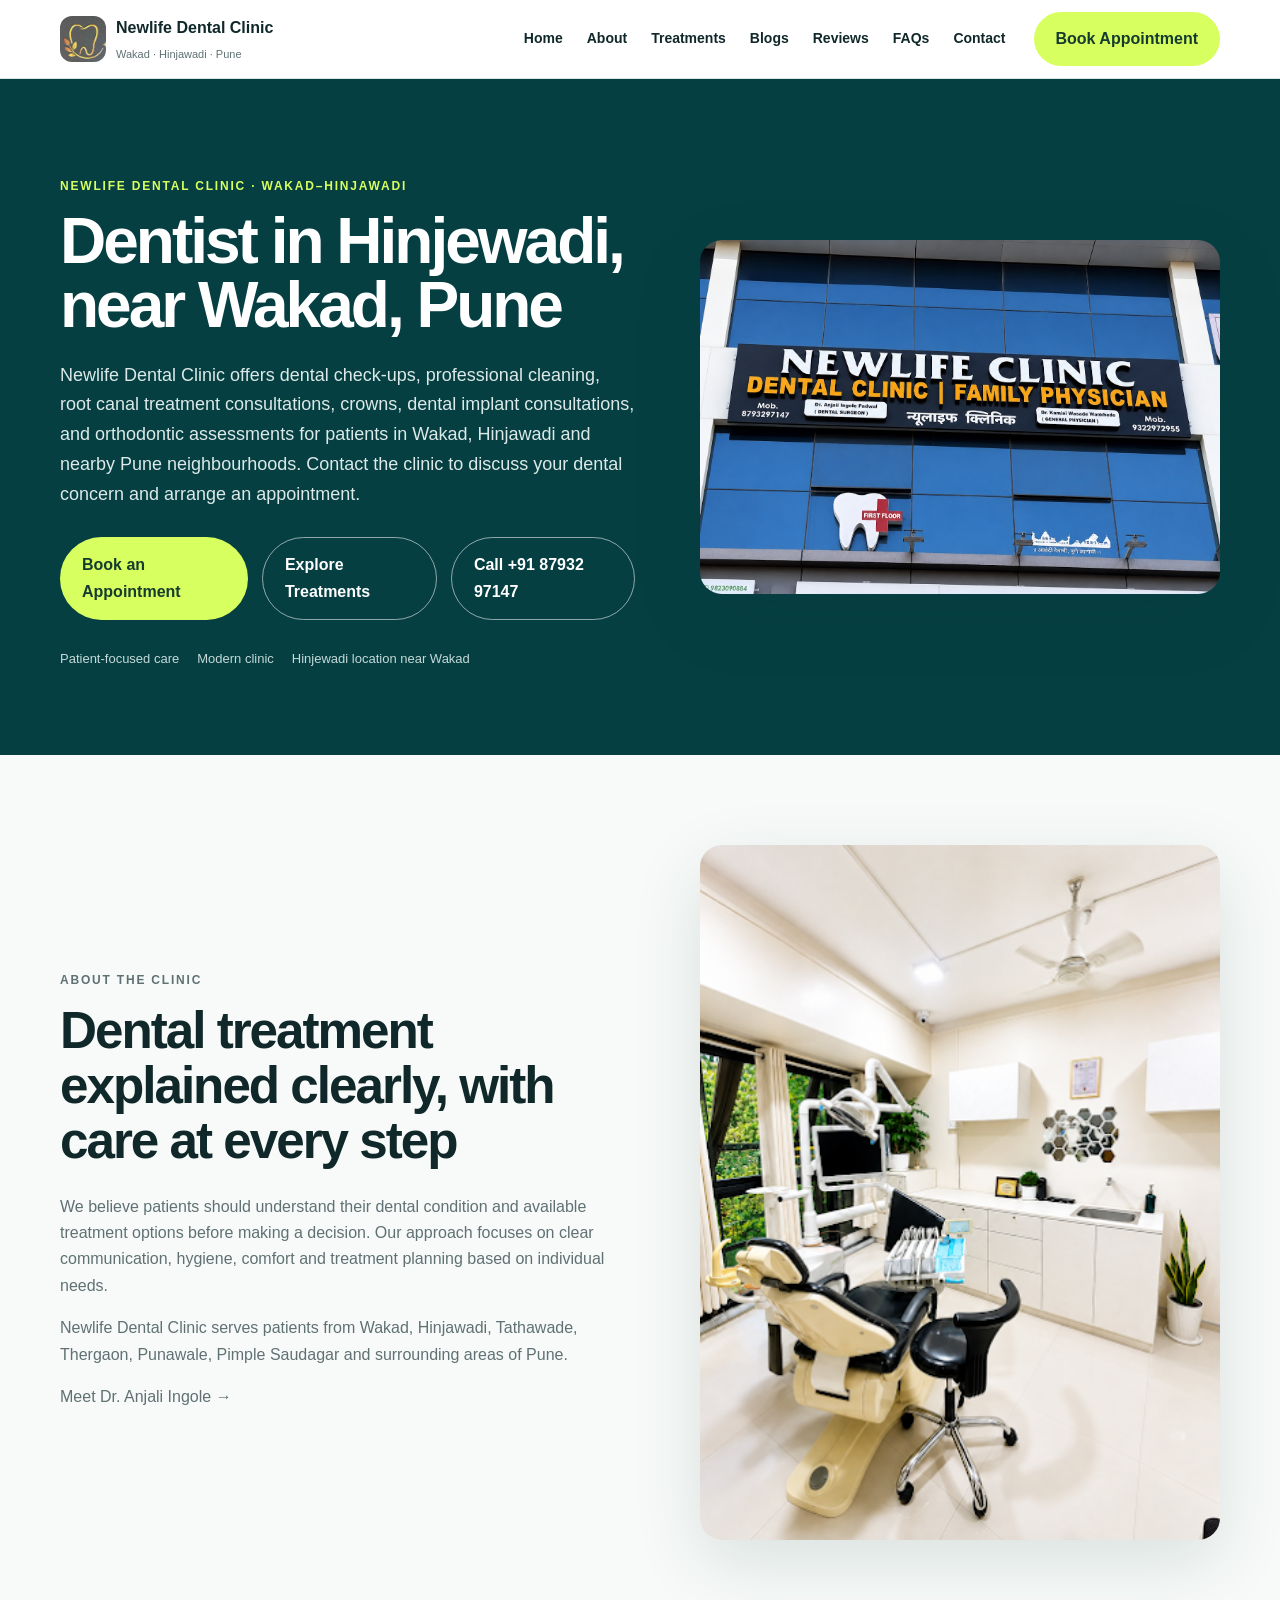
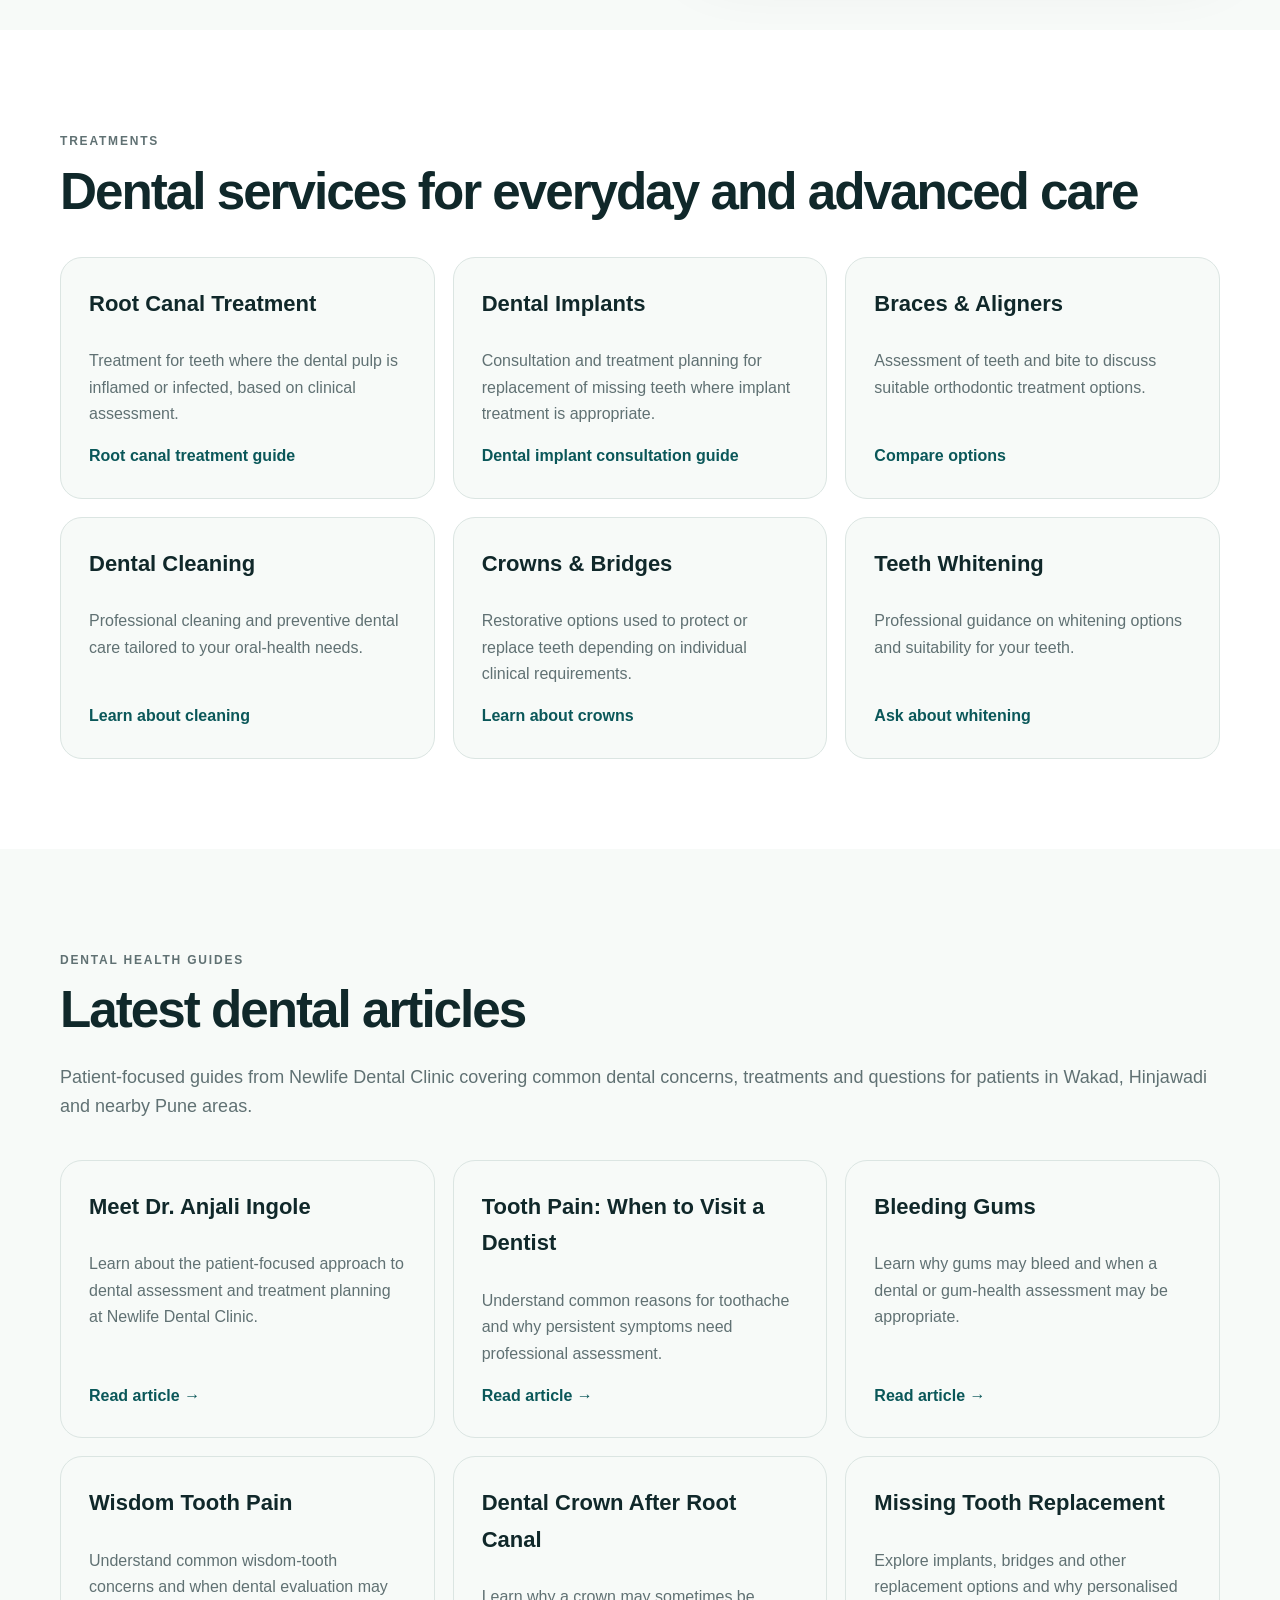
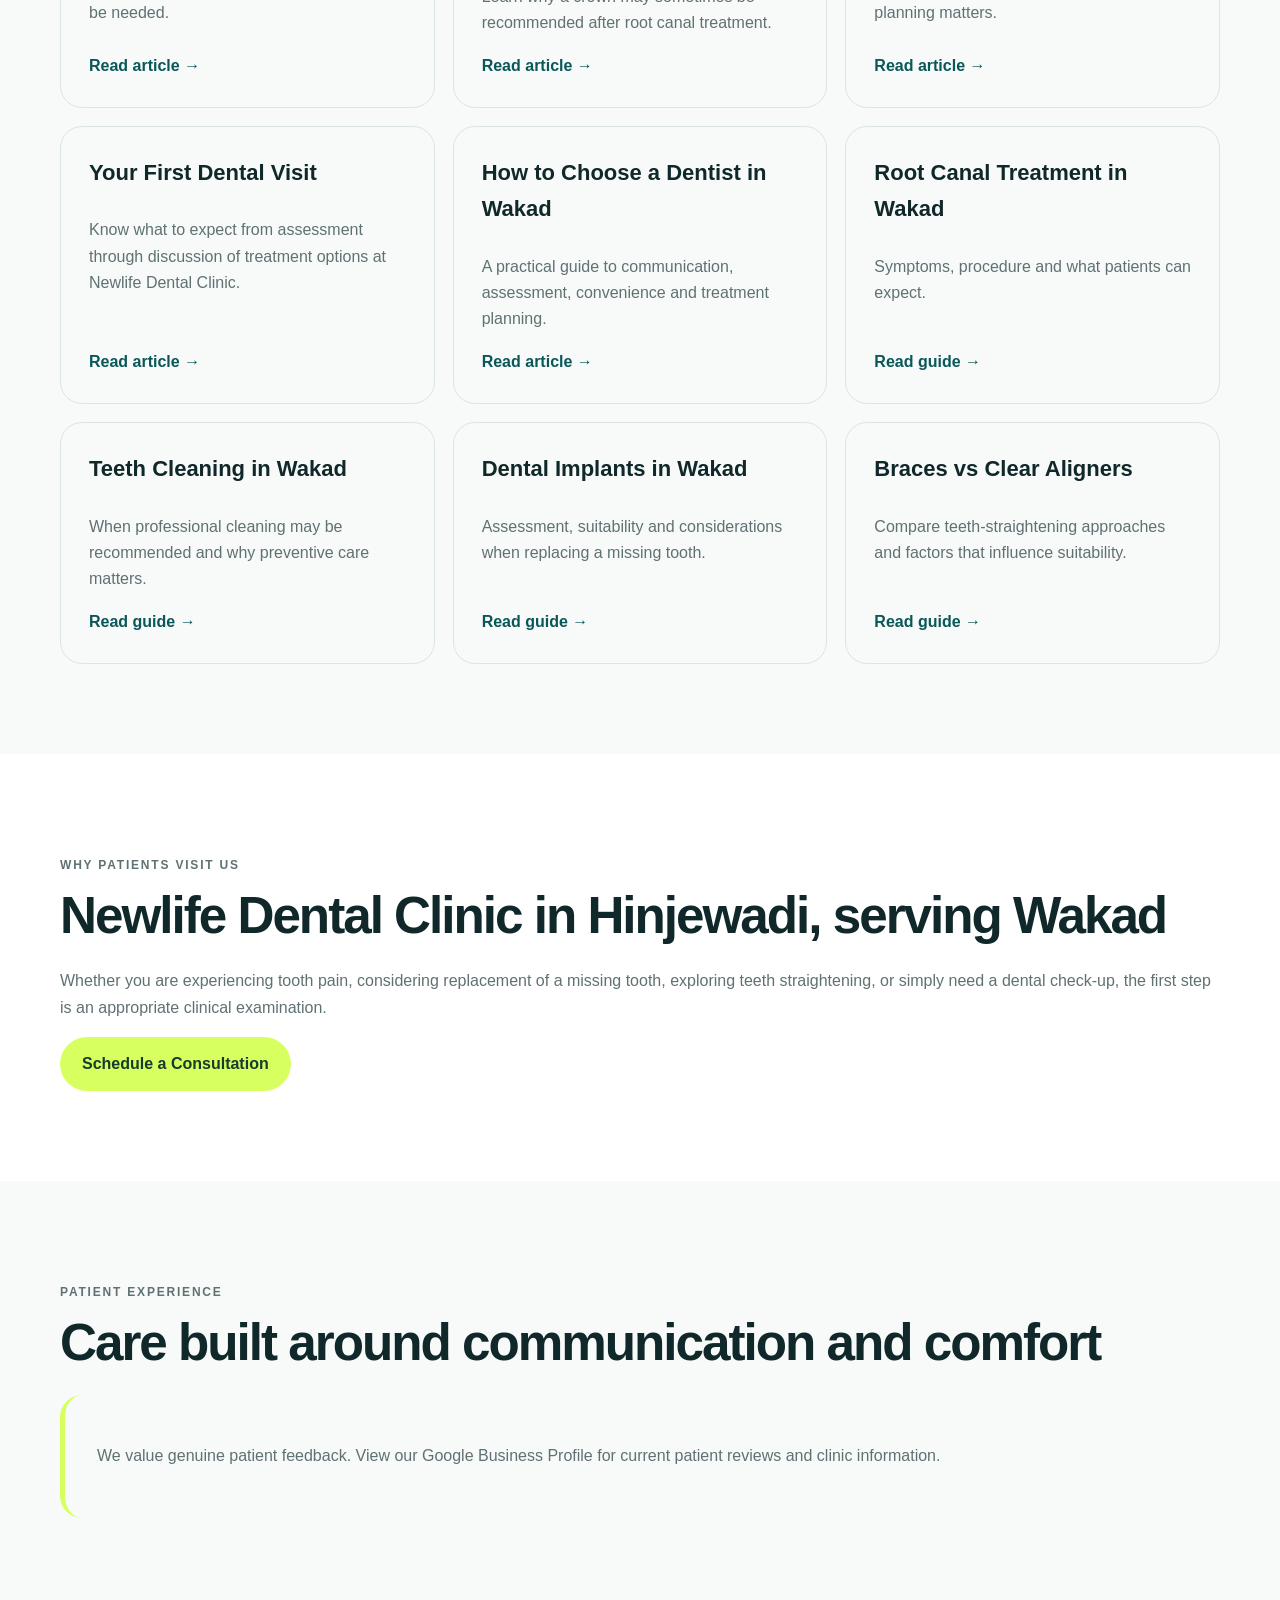
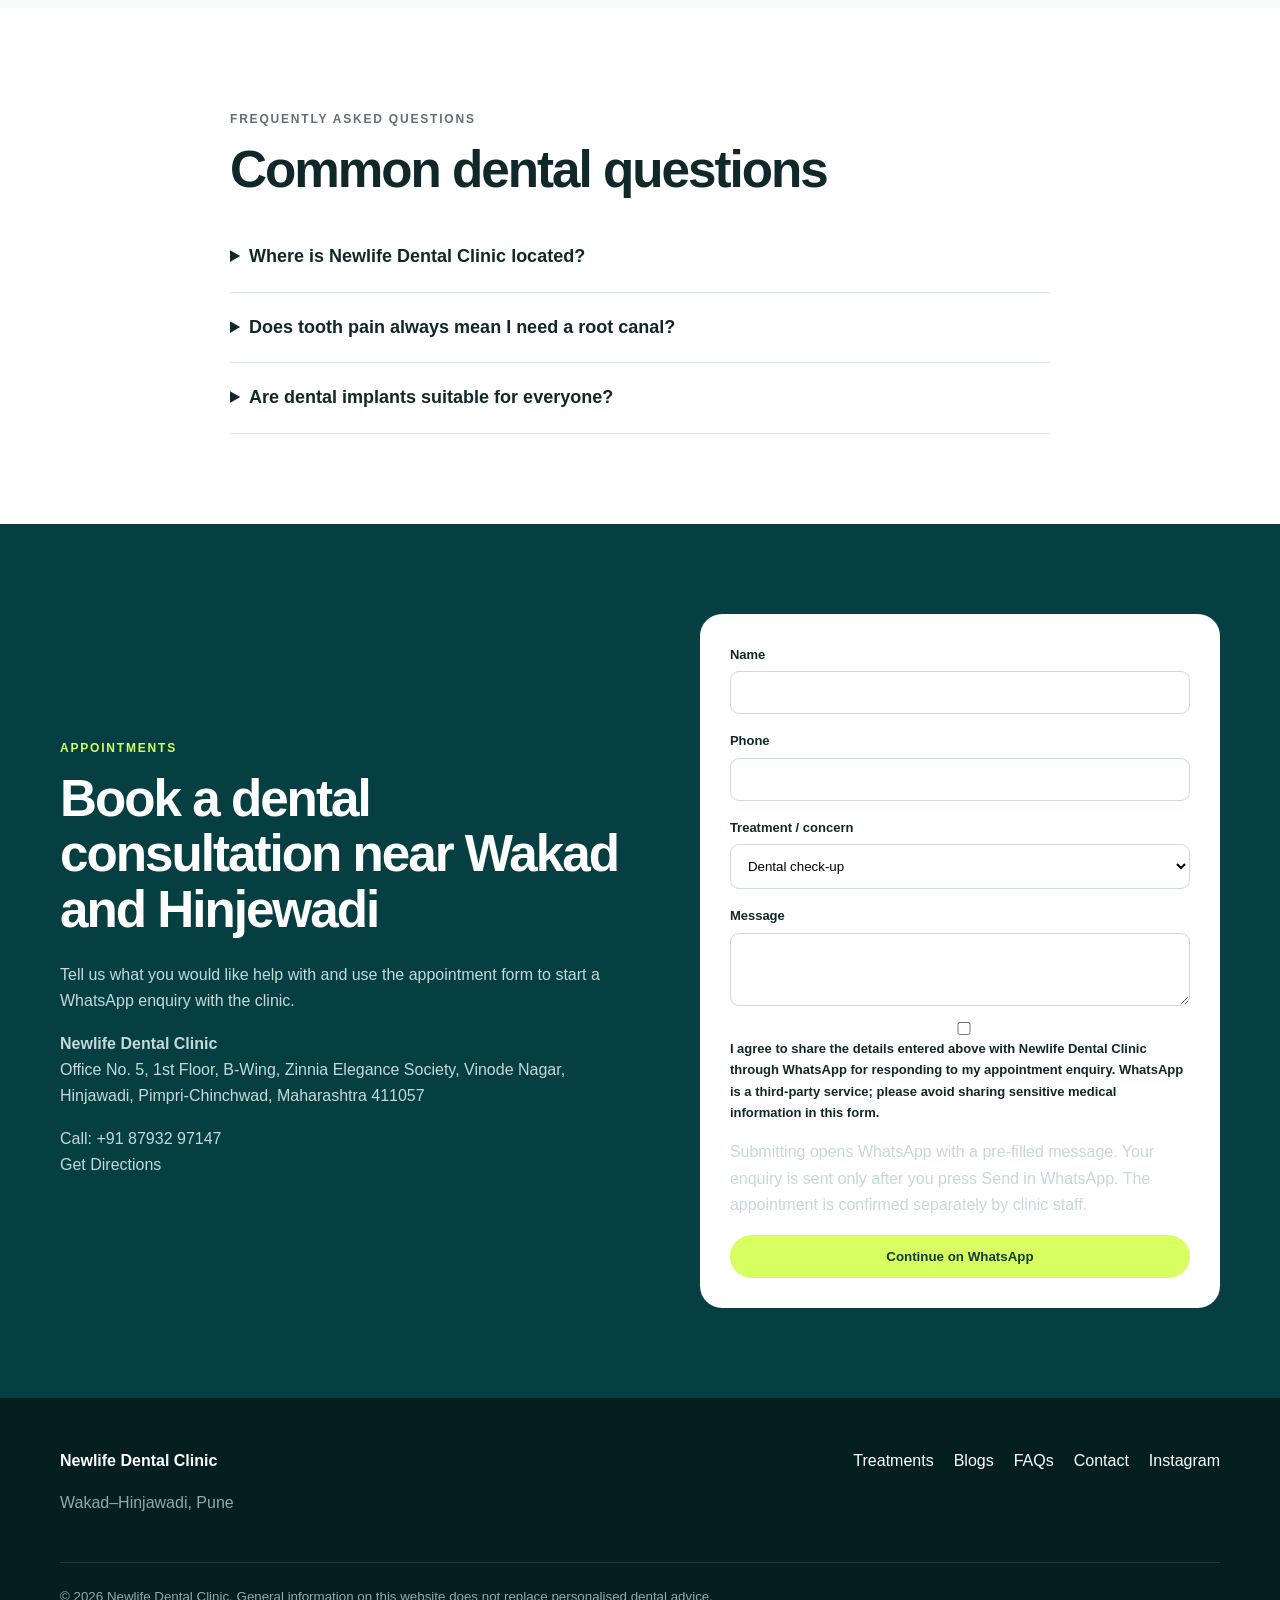
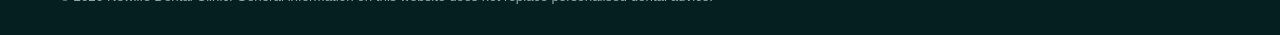
<file: index.html>
<!doctype html><html lang="en"><head><meta charset="utf-8"><meta name="viewport" content="width=device-width,initial-scale=1"><title>Dentist in Hinjewadi, near Wakad | Newlife Dental Clinic</title><meta name="description" content="Visit Newlife Dental Clinic in Hinjewadi, near Wakad, Pune, for dental check-ups, cleaning, root canal and implant consultations. Book an appointment."><link rel="stylesheet" href="styles.css"><link rel="canonical" href="https://newlife-dental-clinic-website.vercel.app/"><script type="application/ld+json">{"@context":"https://schema.org","@type":"Dentist","@id":"https://newlife-dental-clinic-website.vercel.app/#clinic","name":"Newlife Dental Clinic","url":"https://newlife-dental-clinic-website.vercel.app/","telephone":"+918793297147","address":{"@type":"PostalAddress","streetAddress":"Office No. 5, 1st Floor, B Wing, Zinnia Elegance Society, Vinode Nagar","addressLocality":"Hinjewadi, Pimpri-Chinchwad","addressRegion":"Maharashtra","postalCode":"411057","addressCountry":"IN"},"hasMap":"https://share.google/BrGMnYYmq5a8dakJx","areaServed":[{"@type":"Place","name":"Wakad, Pune"},{"@type":"Place","name":"Hinjawadi, Pune"},{"@type":"Place","name":"Tathawade, Pune"},{"@type":"Place","name":"Punawale, Pune"}],"sameAs":["https://share.google/BrGMnYYmq5a8dakJx","https://www.instagram.com/newlife_dentalclinic_/"]}</script></head><body><header class="site-header"><div class="container header-inner"><a class="brand" href="#home" aria-label="Newlife Dental Clinic home"><img class="brand-logo" src="assets/newlife-logo.png" alt="Newlife Dental Clinic logo" width="46" height="46"><span><strong>Newlife Dental Clinic</strong><small>Wakad · Hinjawadi · Pune</small></span></a><button class="menu-btn" aria-expanded="false" aria-controls="site-nav">Menu</button><nav id="site-nav" class="site-nav" aria-label="Main navigation"><a href="#home">Home</a><a href="#about">About</a><a href="#treatments">Treatments</a><a href="#blogs">Blogs</a><a href="#reviews">Reviews</a><a href="#faq">FAQs</a><a href="#contact">Contact</a></nav><a class="btn btn-primary header-cta" href="#contact">Book Appointment</a></div></header><main id="home"><section class="hero"><div class="container hero-grid"><div class="hero-copy"><p class="eyebrow">Newlife Dental Clinic · Wakad–Hinjawadi</p><h1>Dentist in Hinjewadi, near Wakad, Pune</h1><p class="lead">Newlife Dental Clinic offers dental check-ups, professional cleaning, root canal treatment consultations, crowns, dental implant consultations, and orthodontic assessments for patients in Wakad, Hinjawadi and nearby Pune neighbourhoods. Contact the clinic to discuss your dental concern and arrange an appointment.</p><div class="hero-actions"><a class="btn btn-primary" href="#contact">Book an Appointment</a><a class="btn btn-secondary" href="#treatments">Explore Treatments</a><a class="btn btn-secondary" href="tel:+918793297147">Call +91 87932 97147</a></div><div class="trust-row"><span>Patient-focused care</span><span>Modern clinic</span><span>Hinjewadi location near Wakad</span></div></div><div class="hero-media"><img src="assets/clinic-exterior.jpg" alt="Newlife Dental Clinic exterior signage in Wakad–Hinjawadi, Pune" loading="eager" fetchpriority="high"></div></div></section><section id="about" class="section"><div class="container split"><div><p class="eyebrow">About the clinic</p><h2>Dental treatment explained clearly, with care at every step</h2><p>We believe patients should understand their dental condition and available treatment options before making a decision. Our approach focuses on clear communication, hygiene, comfort and treatment planning based on individual needs.</p><p>Newlife Dental Clinic serves patients from Wakad, Hinjawadi, Tathawade, Thergaon, Punawale, Pimple Saudagar and surrounding areas of Pune.</p><p><a href="dr-anjali-ingole-dentist-wakad.html">Meet Dr. Anjali Ingole →</a></p></div><div class="image-card"><img src="assets/newlife-treatment-room.png" alt="Dental treatment room at Newlife Dental Clinic in Wakad–Hinjawadi" loading="lazy"></div></div></section><section id="treatments" class="section section-alt"><div class="container"><p class="eyebrow">Treatments</p><h2>Dental services for everyday and advanced care</h2><div class="cards"><article class="card"><h3>Root Canal Treatment</h3><p>Treatment for teeth where the dental pulp is inflamed or infected, based on clinical assessment.</p><a href="root-canal-treatment-wakad.html">Root canal treatment guide</a></article><article class="card"><h3>Dental Implants</h3><p>Consultation and treatment planning for replacement of missing teeth where implant treatment is appropriate.</p><a href="dental-implants-wakad.html">Dental implant consultation guide</a></article><article class="card"><h3>Braces & Aligners</h3><p>Assessment of teeth and bite to discuss suitable orthodontic treatment options.</p><a href="braces-vs-clear-aligners-wakad.html">Compare options</a></article><article class="card"><h3>Dental Cleaning</h3><p>Professional cleaning and preventive dental care tailored to your oral-health needs.</p><a href="teeth-cleaning-wakad.html">Learn about cleaning</a></article><article class="card"><h3>Crowns & Bridges</h3><p>Restorative options used to protect or replace teeth depending on individual clinical requirements.</p><a href="dental-crown-after-root-canal-wakad.html">Learn about crowns</a></article><article class="card"><h3>Teeth Whitening</h3><p>Professional guidance on whitening options and suitability for your teeth.</p><a href="#contact">Ask about whitening</a></article></div></div></section><section id="blogs" class="section"><div class="container"><p class="eyebrow">Dental health guides</p><h2>Latest dental articles</h2><p class="lead">Patient-focused guides from Newlife Dental Clinic covering common dental concerns, treatments and questions for patients in Wakad, Hinjawadi and nearby Pune areas.</p><div class="cards"><article class="card"><h3>Meet Dr. Anjali Ingole</h3><p>Learn about the patient-focused approach to dental assessment and treatment planning at Newlife Dental Clinic.</p><a href="dr-anjali-ingole-dentist-wakad.html">Read article →</a></article><article class="card"><h3>Tooth Pain: When to Visit a Dentist</h3><p>Understand common reasons for toothache and why persistent symptoms need professional assessment.</p><a href="tooth-pain-dentist-wakad.html">Read article →</a></article><article class="card"><h3>Bleeding Gums</h3><p>Learn why gums may bleed and when a dental or gum-health assessment may be appropriate.</p><a href="bleeding-gums-wakad.html">Read article →</a></article><article class="card"><h3>Wisdom Tooth Pain</h3><p>Understand common wisdom-tooth concerns and when dental evaluation may be needed.</p><a href="wisdom-tooth-pain-wakad.html">Read article →</a></article><article class="card"><h3>Dental Crown After Root Canal</h3><p>Learn why a crown may sometimes be recommended after root canal treatment.</p><a href="dental-crown-after-root-canal-wakad.html">Read article →</a></article><article class="card"><h3>Missing Tooth Replacement</h3><p>Explore implants, bridges and other replacement options and why personalised planning matters.</p><a href="missing-tooth-replacement-wakad.html">Read article →</a></article><article class="card"><h3>Your First Dental Visit</h3><p>Know what to expect from assessment through discussion of treatment options at Newlife Dental Clinic.</p><a href="first-dental-visit-newlife-wakad.html">Read article →</a></article><article class="card"><h3>How to Choose a Dentist in Wakad</h3><p>A practical guide to communication, assessment, convenience and treatment planning.</p><a href="how-to-choose-dentist-wakad-hinjawadi.html">Read article →</a></article><article class="card"><h3>Root Canal Treatment in Wakad</h3><p>Symptoms, procedure and what patients can expect.</p><a href="root-canal-treatment-wakad.html">Read guide →</a></article><article class="card"><h3>Teeth Cleaning in Wakad</h3><p>When professional cleaning may be recommended and why preventive care matters.</p><a href="teeth-cleaning-wakad.html">Read guide →</a></article><article class="card"><h3>Dental Implants in Wakad</h3><p>Assessment, suitability and considerations when replacing a missing tooth.</p><a href="dental-implants-wakad.html">Read guide →</a></article><article class="card"><h3>Braces vs Clear Aligners</h3><p>Compare teeth-straightening approaches and factors that influence suitability.</p><a href="braces-vs-clear-aligners-wakad.html">Read guide →</a></article></div></div></section><section class="section section-alt"><div class="container"><p class="eyebrow">Why patients visit us</p><h2>Newlife Dental Clinic in Hinjewadi, serving Wakad</h2><p>Whether you are experiencing tooth pain, considering replacement of a missing tooth, exploring teeth straightening, or simply need a dental check-up, the first step is an appropriate clinical examination.</p><a class="btn btn-primary" href="#contact">Schedule a Consultation</a></div></section><section id="reviews" class="section"><div class="container"><p class="eyebrow">Patient experience</p><h2>Care built around communication and comfort</h2><div class="quote-card"><p>We value genuine patient feedback. <a href="https://share.google/BrGMnYYmq5a8dakJx" target="_blank" rel="noopener noreferrer">View our Google Business Profile</a> for current patient reviews and clinic information.</p></div></div></section><section id="faq" class="section section-alt"><div class="container narrow"><p class="eyebrow">Frequently asked questions</p><h2>Common dental questions</h2><details><summary>Where is Newlife Dental Clinic located?</summary><p>Newlife Dental Clinic is at Office No. 5, 1st Floor, B-Wing, Zinnia Elegance Society, Vinode Nagar, Hinjawadi, Pimpri-Chinchwad, Maharashtra 411057. The clinic also serves patients from Wakad, Tathawade, Thergaon, Punawale and nearby Pune neighbourhoods. <a href="https://share.google/BrGMnYYmq5a8dakJx" target="_blank" rel="noopener noreferrer">View directions on Google Maps</a>.</p></details><details><summary>Does tooth pain always mean I need a root canal?</summary><p>No. Tooth pain can have different causes. A dental examination is required to identify the cause and determine whether root canal treatment or another approach is appropriate.</p></details><details><summary>Are dental implants suitable for everyone?</summary><p>Not necessarily. Suitability depends on oral health, available bone, medical history and individual treatment requirements.</p></details></div></section><section id="contact" class="section contact-section"><div class="container contact-grid"><div><p class="eyebrow">Appointments</p><h2>Book a dental consultation near Wakad and Hinjewadi</h2><p>Tell us what you would like help with and use the appointment form to start a WhatsApp enquiry with the clinic.</p><p><strong>Newlife Dental Clinic</strong><br>Office No. 5, 1st Floor, B-Wing, Zinnia Elegance Society, Vinode Nagar, Hinjawadi, Pimpri-Chinchwad, Maharashtra 411057</p><p><a href="tel:+918793297147">Call: +91 87932 97147</a><br><a href="https://share.google/BrGMnYYmq5a8dakJx" target="_blank" rel="noopener noreferrer">Get Directions</a></p></div><form id="appointment-form" class="appointment-form"><label>Name<input id="name" name="name" required></label><label>Phone<input id="phone" name="phone" inputmode="tel" required></label><label>Treatment / concern<select id="treatment" name="treatment"><option>Dental check-up</option><option>Tooth pain / Root canal</option><option>Dental cleaning</option><option>Dental implant</option><option>Braces / Aligners</option><option>Crown / Bridge</option><option>Teeth whitening</option><option>Other</option></select></label><label>Message<textarea id="message" name="message" rows="3"></textarea></label><label class="consent-label"><input type="checkbox" id="contact-consent" name="contact-consent" required> I agree to share the details entered above with Newlife Dental Clinic through WhatsApp for responding to my appointment enquiry. WhatsApp is a third-party service; please avoid sharing sensitive medical information in this form.</label><p class="form-note">Submitting opens WhatsApp with a pre-filled message. Your enquiry is sent only after you press Send in WhatsApp. The appointment is confirmed separately by clinic staff.</p><button class="btn btn-primary" type="submit">Continue on WhatsApp</button></form></div></section></main><footer class="site-footer"><div class="container footer-inner"><div><strong>Newlife Dental Clinic</strong><p>Wakad–Hinjawadi, Pune</p></div><div><a href="#treatments">Treatments</a><a href="#blogs">Blogs</a><a href="#faq">FAQs</a><a href="#contact">Contact</a><a href="https://www.instagram.com/newlife_dentalclinic_/" target="_blank" rel="noopener noreferrer" aria-label="Newlife Dental Clinic on Instagram">Instagram</a></div></div><div class="container footer-bottom"><small>© <span id="year"></span> Newlife Dental Clinic. General information on this website does not replace personalised dental advice.</small></div></footer><div class="mobile-bar"><a href="#contact">Book Appointment</a></div><script src="script.js"></script></body></html>
</file>
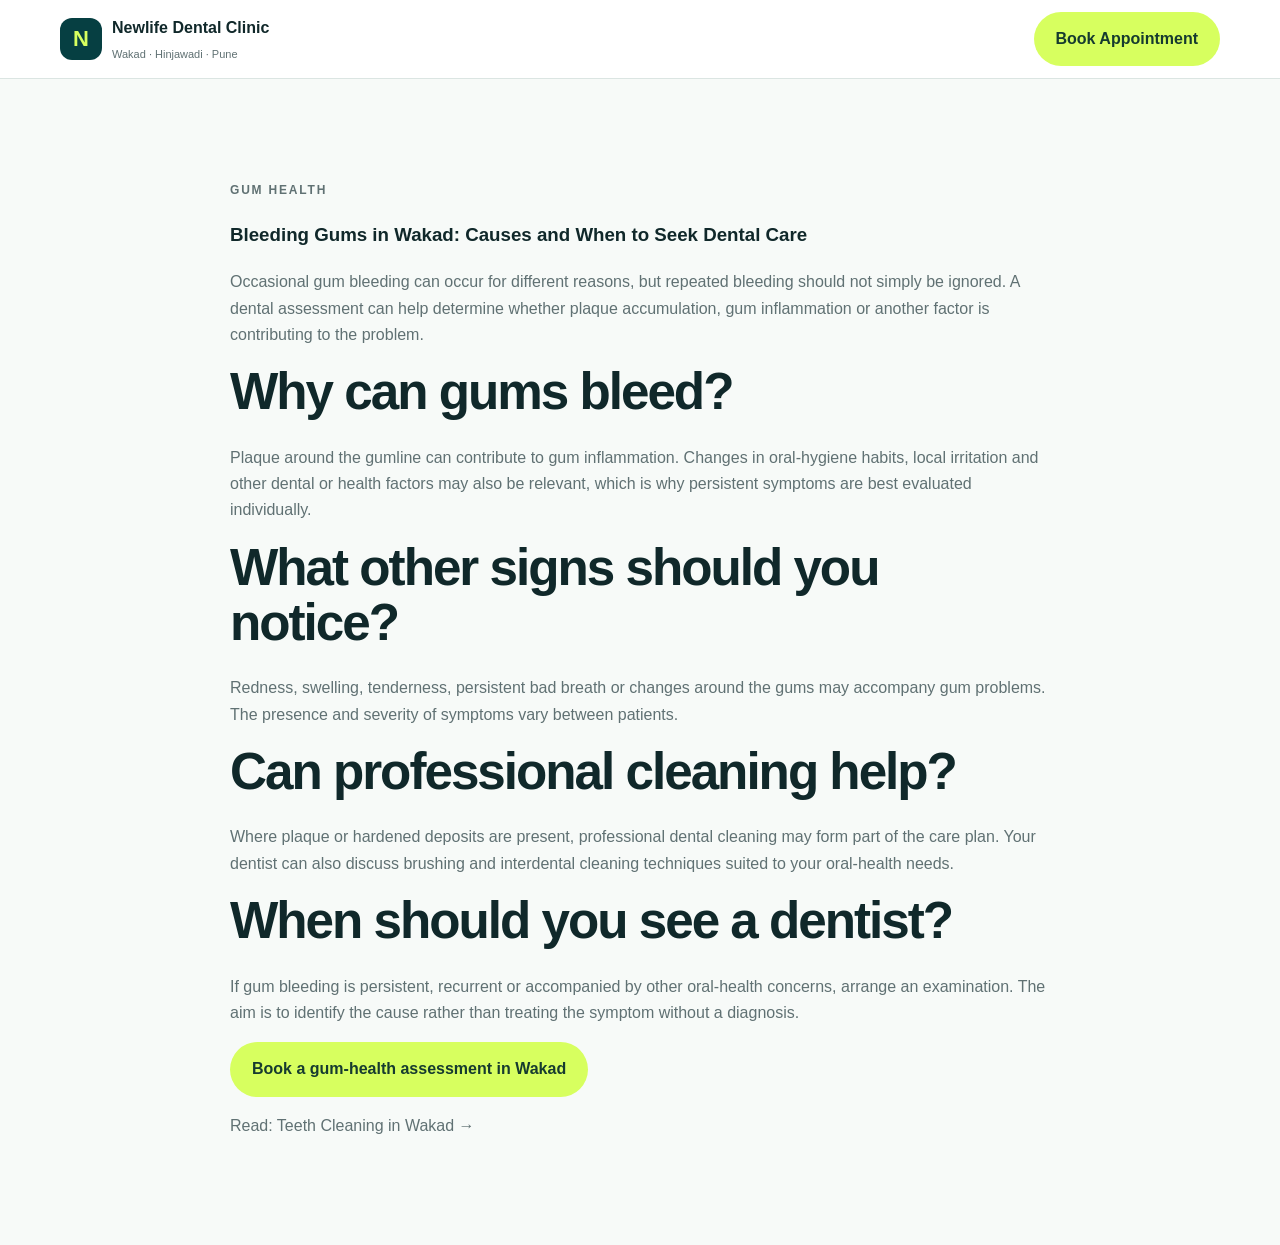
<file: bleeding-gums-wakad.html>
<!doctype html><html lang="en"><head><meta charset="utf-8"><meta name="viewport" content="width=device-width,initial-scale=1"><title>Bleeding Gums in Wakad | Causes & Dental Care</title><meta name="description" content="Learn why gums may bleed, why persistent bleeding should be assessed and how preventive dental care can support gum health in Wakad."><link rel="stylesheet" href="styles.css"></head><body><header class="site-header"><div class="container header-inner"><a class="brand" href="index.html"><span class="brand-mark">N</span><span><strong>Newlife Dental Clinic</strong><small>Wakad · Hinjawadi · Pune</small></span></a><a class="btn btn-primary" href="index.html#contact">Book Appointment</a></div></header><main><section class="section"><article class="container narrow"><p class="eyebrow">Gum health</p><h1>Bleeding Gums in Wakad: Causes and When to Seek Dental Care</h1><p>Occasional gum bleeding can occur for different reasons, but repeated bleeding should not simply be ignored. A dental assessment can help determine whether plaque accumulation, gum inflammation or another factor is contributing to the problem.</p><h2>Why can gums bleed?</h2><p>Plaque around the gumline can contribute to gum inflammation. Changes in oral-hygiene habits, local irritation and other dental or health factors may also be relevant, which is why persistent symptoms are best evaluated individually.</p><h2>What other signs should you notice?</h2><p>Redness, swelling, tenderness, persistent bad breath or changes around the gums may accompany gum problems. The presence and severity of symptoms vary between patients.</p><h2>Can professional cleaning help?</h2><p>Where plaque or hardened deposits are present, professional dental cleaning may form part of the care plan. Your dentist can also discuss brushing and interdental cleaning techniques suited to your oral-health needs.</p><h2>When should you see a dentist?</h2><p>If gum bleeding is persistent, recurrent or accompanied by other oral-health concerns, arrange an examination. The aim is to identify the cause rather than treating the symptom without a diagnosis.</p><p><a class="btn btn-primary" href="index.html#contact">Book a gum-health assessment in Wakad</a></p><p><a href="teeth-cleaning-wakad.html">Read: Teeth Cleaning in Wakad →</a></p></article></section></main></body></html>
</file>
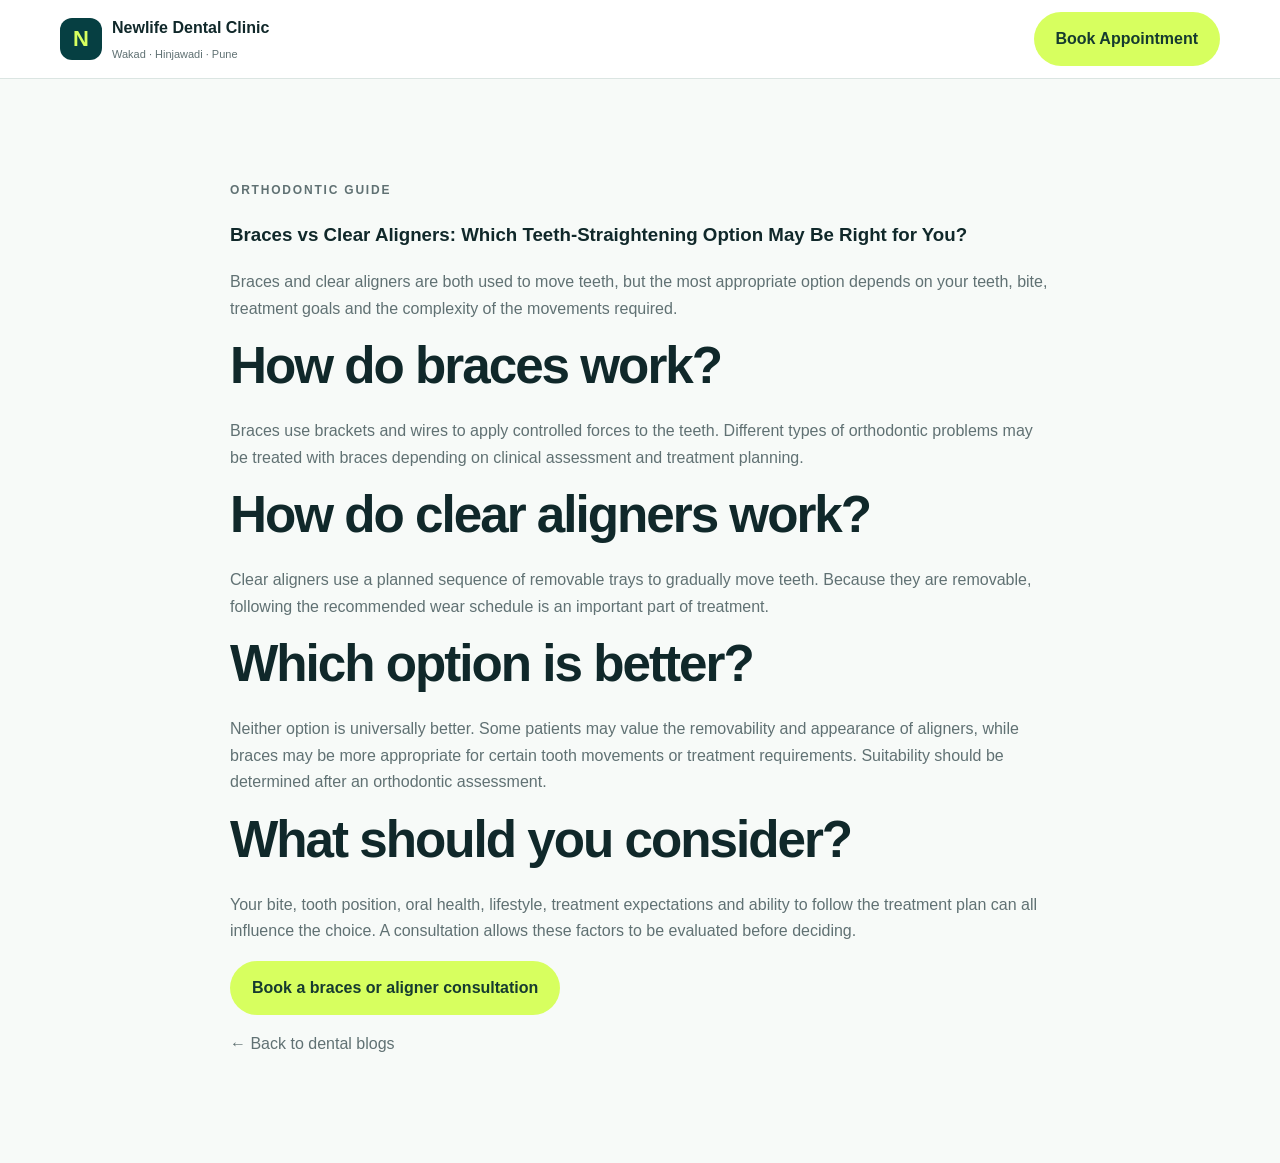
<file: braces-vs-clear-aligners-wakad.html>
<!doctype html><html lang="en"><head><meta charset="utf-8"><meta name="viewport" content="width=device-width,initial-scale=1"><title>Braces vs Clear Aligners in Wakad | Which Is Right for You?</title><meta name="description" content="Compare braces and clear aligners and learn why orthodontic treatment choice depends on your teeth, bite and individual treatment needs."><link rel="stylesheet" href="styles.css"></head><body><header class="site-header"><div class="container header-inner"><a class="brand" href="index.html"><span class="brand-mark">N</span><span><strong>Newlife Dental Clinic</strong><small>Wakad · Hinjawadi · Pune</small></span></a><a class="btn btn-primary" href="index.html#contact">Book Appointment</a></div></header><main><section class="section"><article class="container narrow"><p class="eyebrow">Orthodontic guide</p><h1>Braces vs Clear Aligners: Which Teeth-Straightening Option May Be Right for You?</h1><p>Braces and clear aligners are both used to move teeth, but the most appropriate option depends on your teeth, bite, treatment goals and the complexity of the movements required.</p><h2>How do braces work?</h2><p>Braces use brackets and wires to apply controlled forces to the teeth. Different types of orthodontic problems may be treated with braces depending on clinical assessment and treatment planning.</p><h2>How do clear aligners work?</h2><p>Clear aligners use a planned sequence of removable trays to gradually move teeth. Because they are removable, following the recommended wear schedule is an important part of treatment.</p><h2>Which option is better?</h2><p>Neither option is universally better. Some patients may value the removability and appearance of aligners, while braces may be more appropriate for certain tooth movements or treatment requirements. Suitability should be determined after an orthodontic assessment.</p><h2>What should you consider?</h2><p>Your bite, tooth position, oral health, lifestyle, treatment expectations and ability to follow the treatment plan can all influence the choice. A consultation allows these factors to be evaluated before deciding.</p><p><a class="btn btn-primary" href="index.html#contact">Book a braces or aligner consultation</a></p><p><a href="index.html#blogs">← Back to dental blogs</a></p></article></section></main></body></html>
</file>
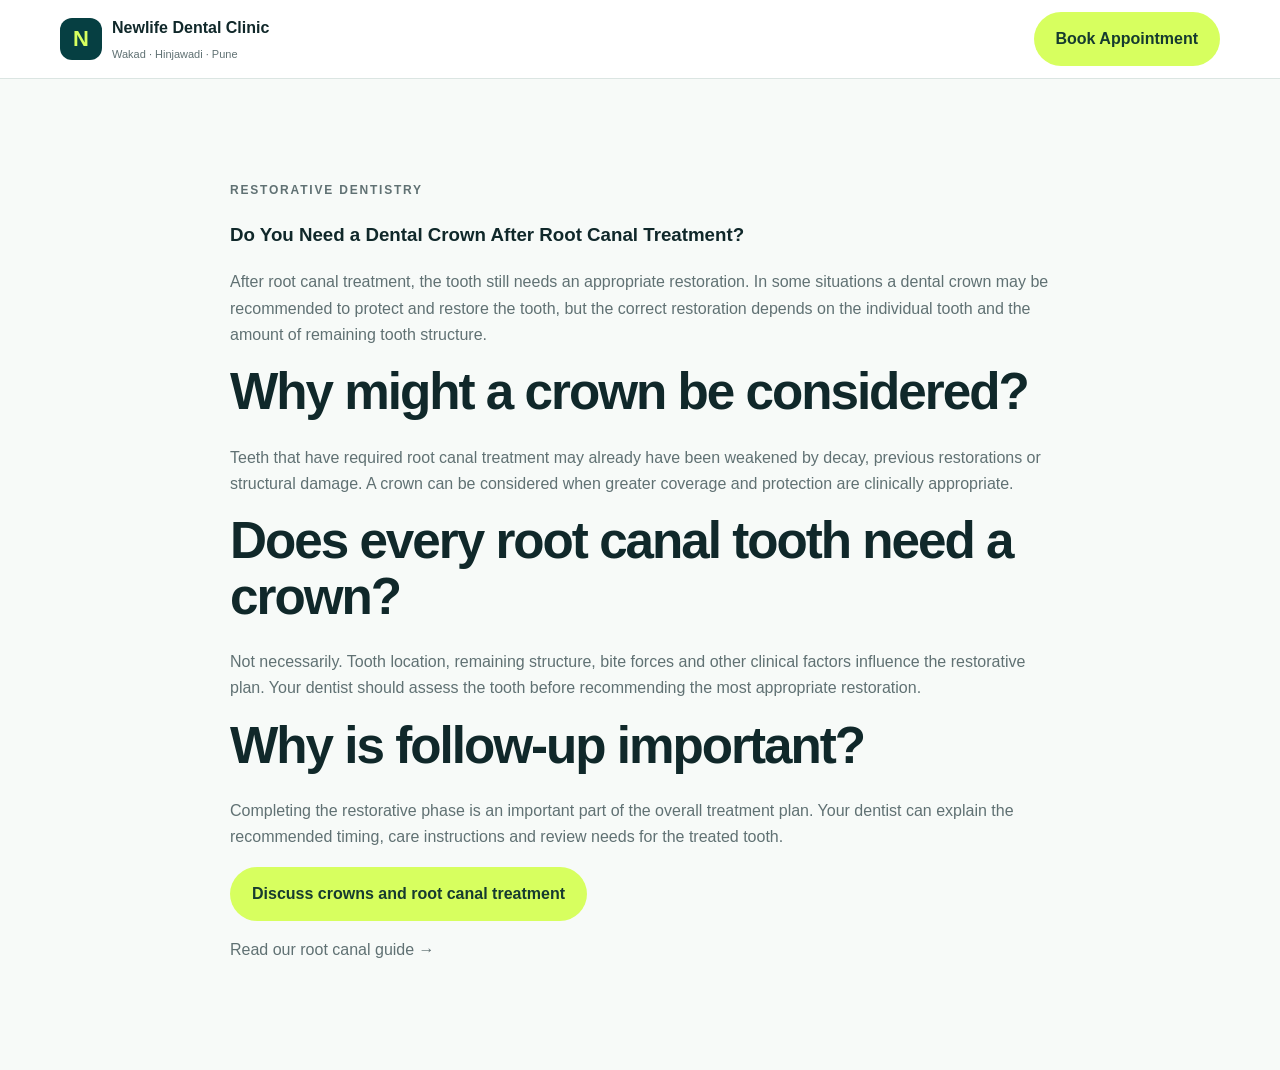
<file: dental-crown-after-root-canal-wakad.html>
<!doctype html><html lang="en"><head><meta charset="utf-8"><meta name="viewport" content="width=device-width,initial-scale=1"><title>Dental Crown After Root Canal | Dentist in Wakad</title><meta name="description" content="Learn why a dental crown may sometimes be recommended after root canal treatment and why the decision depends on the individual tooth."><link rel="stylesheet" href="styles.css"></head><body><header class="site-header"><div class="container header-inner"><a class="brand" href="index.html"><span class="brand-mark">N</span><span><strong>Newlife Dental Clinic</strong><small>Wakad · Hinjawadi · Pune</small></span></a><a class="btn btn-primary" href="index.html#contact">Book Appointment</a></div></header><main><section class="section"><article class="container narrow"><p class="eyebrow">Restorative dentistry</p><h1>Do You Need a Dental Crown After Root Canal Treatment?</h1><p>After root canal treatment, the tooth still needs an appropriate restoration. In some situations a dental crown may be recommended to protect and restore the tooth, but the correct restoration depends on the individual tooth and the amount of remaining tooth structure.</p><h2>Why might a crown be considered?</h2><p>Teeth that have required root canal treatment may already have been weakened by decay, previous restorations or structural damage. A crown can be considered when greater coverage and protection are clinically appropriate.</p><h2>Does every root canal tooth need a crown?</h2><p>Not necessarily. Tooth location, remaining structure, bite forces and other clinical factors influence the restorative plan. Your dentist should assess the tooth before recommending the most appropriate restoration.</p><h2>Why is follow-up important?</h2><p>Completing the restorative phase is an important part of the overall treatment plan. Your dentist can explain the recommended timing, care instructions and review needs for the treated tooth.</p><p><a class="btn btn-primary" href="index.html#contact">Discuss crowns and root canal treatment</a></p><p><a href="root-canal-treatment-wakad.html">Read our root canal guide →</a></p></article></section></main></body></html>
</file>
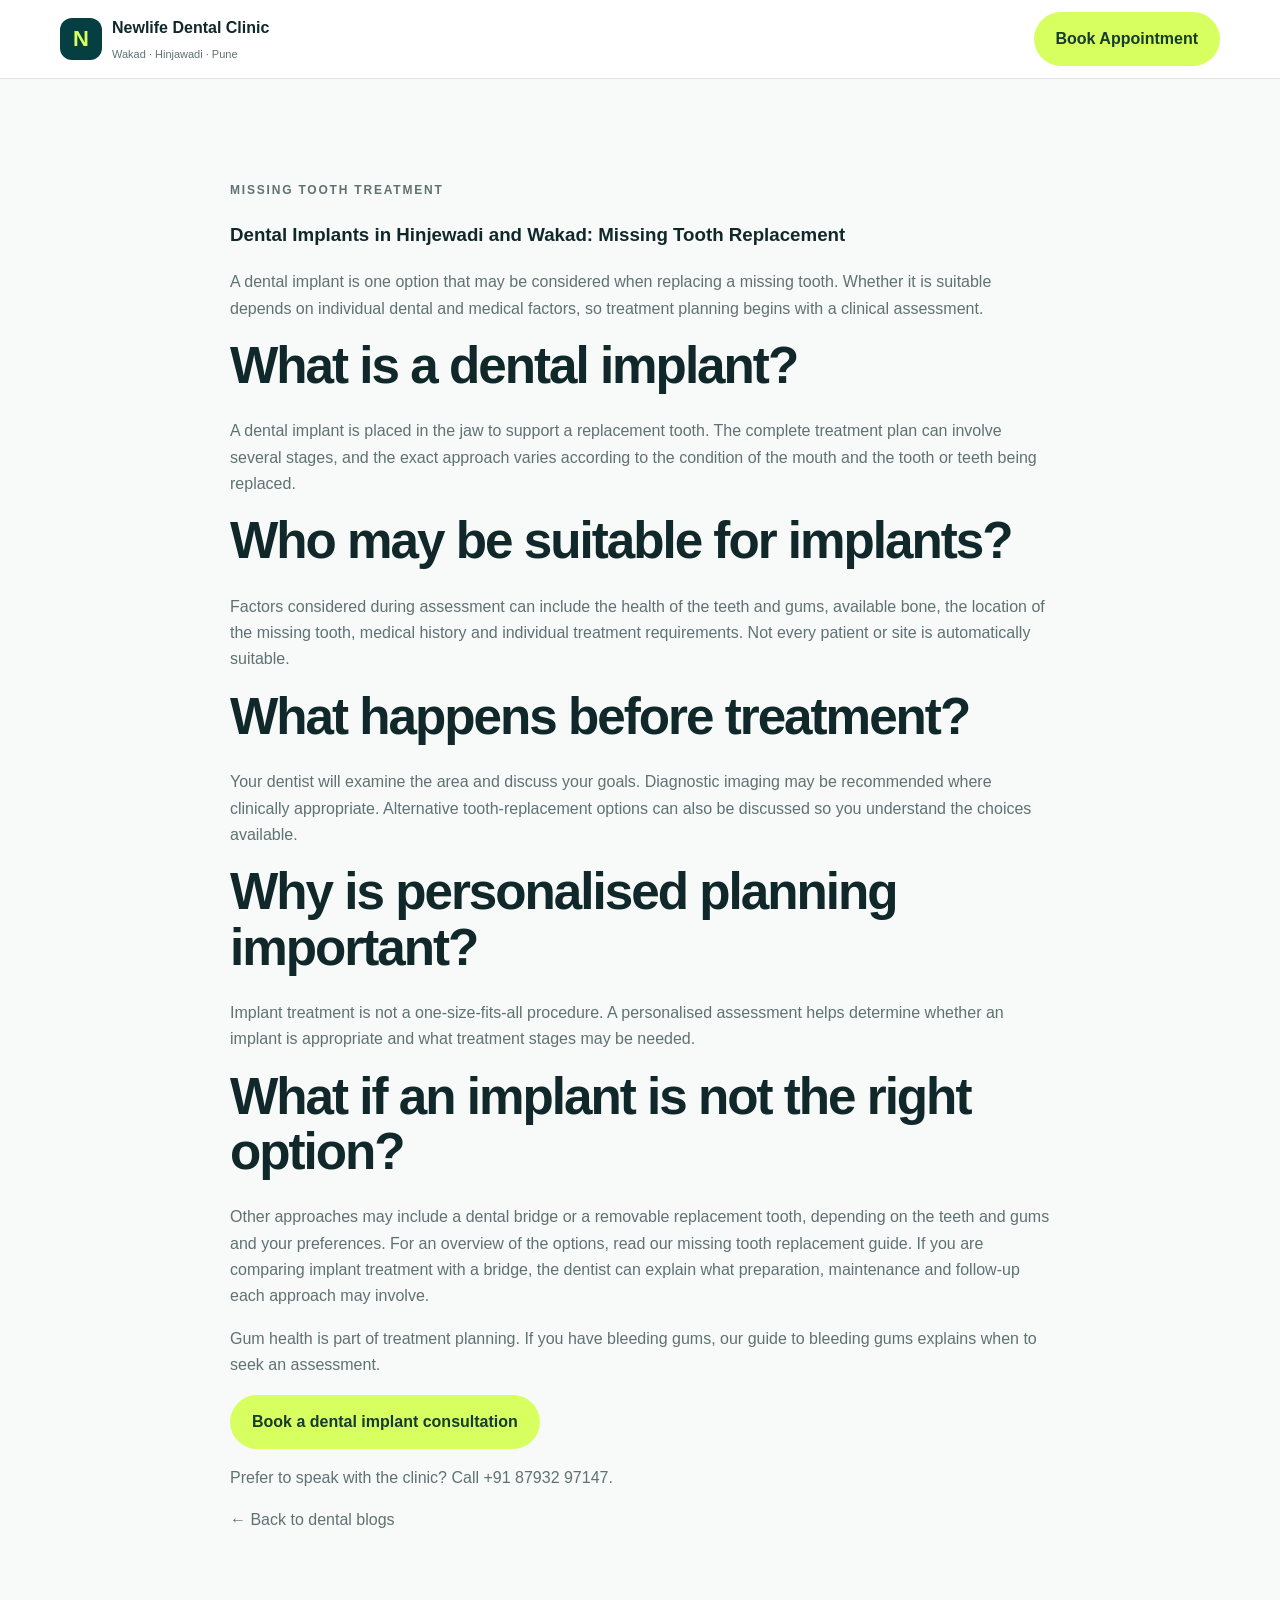
<file: dental-implants-wakad.html>
<!doctype html><html lang="en"><head><meta charset="utf-8"><meta name="viewport" content="width=device-width,initial-scale=1"><title>Dental Implants in Hinjewadi &amp; Wakad | Newlife</title><meta name="description" content="Considering dental implants in Hinjewadi or Wakad? Learn about suitability and tooth replacement options, and book an assessment at Newlife Dental Clinic."><link rel="stylesheet" href="styles.css"><link rel="canonical" href="https://newlife-dental-clinic-website.vercel.app/dental-implants-wakad.html"></head><body><header class="site-header"><div class="container header-inner"><a class="brand" href="/"><span class="brand-mark">N</span><span><strong>Newlife Dental Clinic</strong><small>Wakad · Hinjawadi · Pune</small></span></a><a class="btn btn-primary" href="/#contact">Book Appointment</a></div></header><main><section class="section"><article class="container narrow"><p class="eyebrow">Missing tooth treatment</p><h1>Dental Implants in Hinjewadi and Wakad: Missing Tooth Replacement</h1><p>A dental implant is one option that may be considered when replacing a missing tooth. Whether it is suitable depends on individual dental and medical factors, so treatment planning begins with a clinical assessment.</p><h2>What is a dental implant?</h2><p>A dental implant is placed in the jaw to support a replacement tooth. The complete treatment plan can involve several stages, and the exact approach varies according to the condition of the mouth and the tooth or teeth being replaced.</p><h2>Who may be suitable for implants?</h2><p>Factors considered during assessment can include the health of the teeth and gums, available bone, the location of the missing tooth, medical history and individual treatment requirements. Not every patient or site is automatically suitable.</p><h2>What happens before treatment?</h2><p>Your dentist will examine the area and discuss your goals. Diagnostic imaging may be recommended where clinically appropriate. Alternative tooth-replacement options can also be discussed so you understand the choices available.</p><h2>Why is personalised planning important?</h2><p>Implant treatment is not a one-size-fits-all procedure. A personalised assessment helps determine whether an implant is appropriate and what treatment stages may be needed.</p><h2>What if an implant is not the right option?</h2><p>Other approaches may include a dental bridge or a removable replacement tooth, depending on the teeth and gums and your preferences. For an overview of the options, read our <a href="missing-tooth-replacement-wakad.html">missing tooth replacement guide</a>. If you are comparing implant treatment with a bridge, the dentist can explain what preparation, maintenance and follow-up each approach may involve.</p><p>Gum health is part of treatment planning. If you have bleeding gums, our <a href="bleeding-gums-wakad.html">guide to bleeding gums</a> explains when to seek an assessment.</p><p><a class="btn btn-primary" href="/#contact">Book a dental implant consultation</a></p><p>Prefer to speak with the clinic? <a href="tel:+918793297147">Call +91 87932 97147</a>.</p><p><a href="/#blogs">← Back to dental blogs</a></p></article></section></main></body></html>
</file>
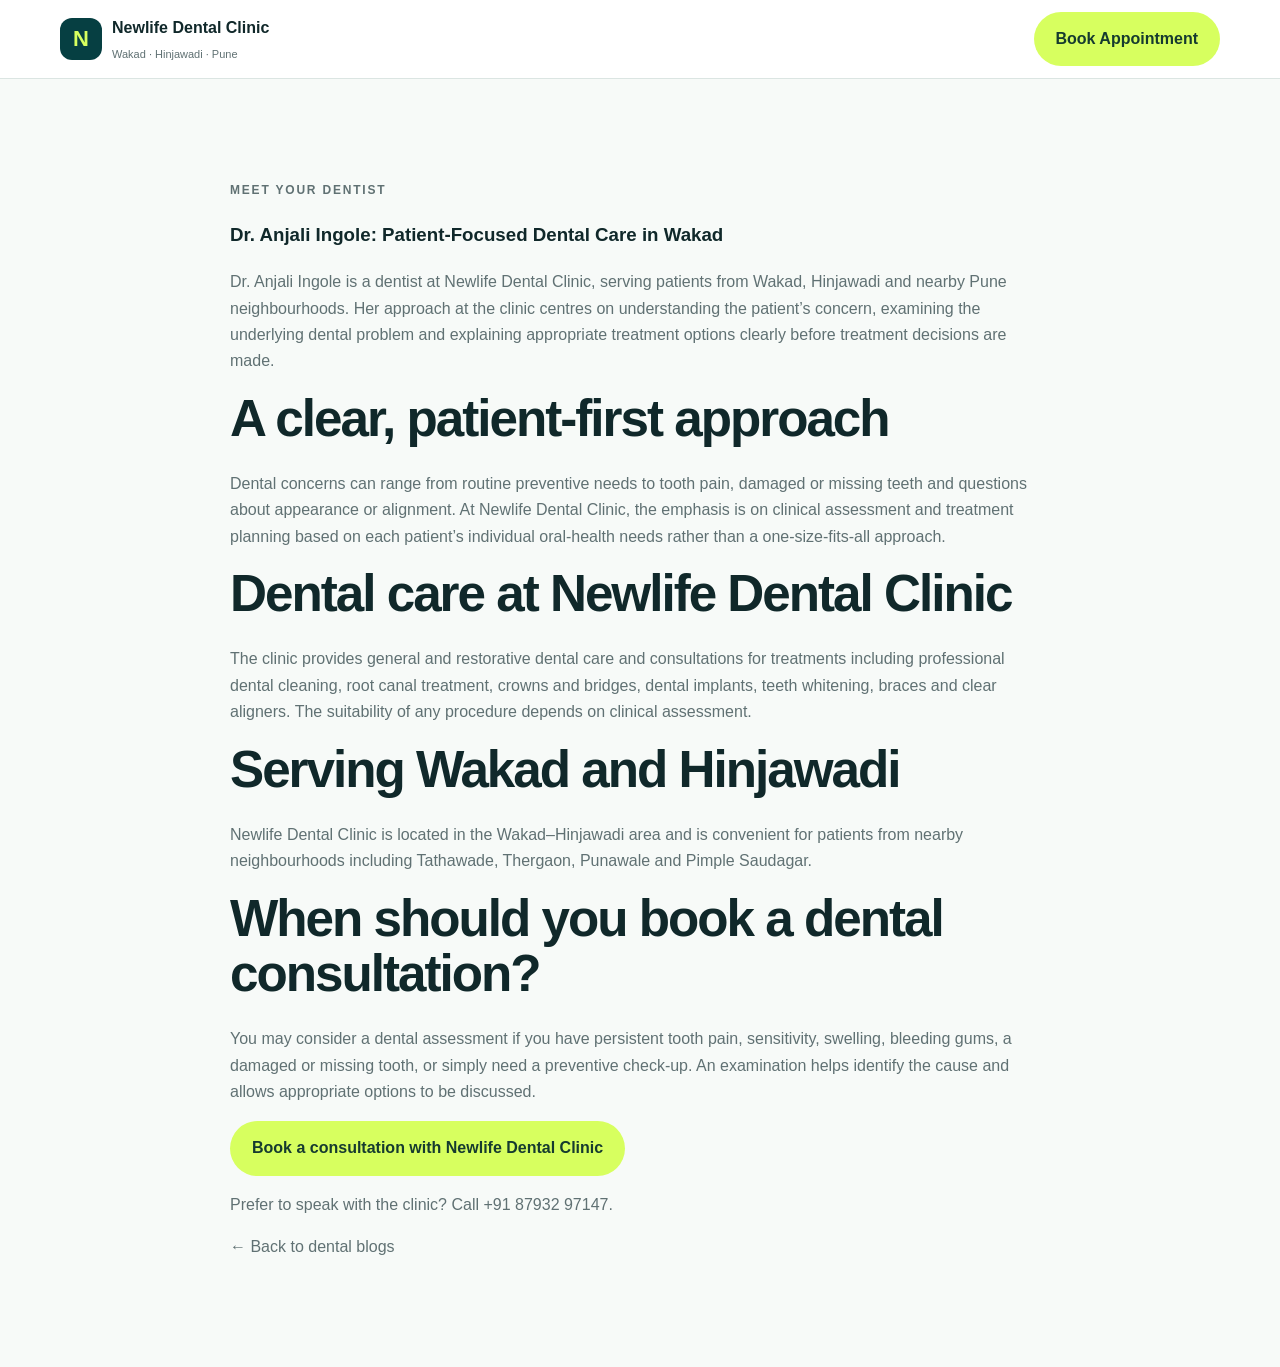
<file: dr-anjali-ingole-dentist-wakad.html>
<!doctype html><html lang="en"><head><meta charset="utf-8"><meta name="viewport" content="width=device-width,initial-scale=1"><title>Dr. Anjali Ingole | Dentist at Newlife Dental Clinic Wakad</title><meta name="description" content="Meet Dr. Anjali Ingole, dentist at Newlife Dental Clinic serving patients in Wakad, Hinjawadi and nearby Pune areas with patient-focused dental care."><link rel="stylesheet" href="styles.css"><link rel="canonical" href="https://newlife-dental-clinic-website.vercel.app/dr-anjali-ingole-dentist-wakad.html"></head><body><header class="site-header"><div class="container header-inner"><a class="brand" href="index.html"><span class="brand-mark">N</span><span><strong>Newlife Dental Clinic</strong><small>Wakad · Hinjawadi · Pune</small></span></a><a class="btn btn-primary" href="index.html#contact">Book Appointment</a></div></header><main><section class="section"><article class="container narrow"><p class="eyebrow">Meet your dentist</p><h1>Dr. Anjali Ingole: Patient-Focused Dental Care in Wakad</h1><p>Dr. Anjali Ingole is a dentist at Newlife Dental Clinic, serving patients from Wakad, Hinjawadi and nearby Pune neighbourhoods. Her approach at the clinic centres on understanding the patient’s concern, examining the underlying dental problem and explaining appropriate treatment options clearly before treatment decisions are made.</p><h2>A clear, patient-first approach</h2><p>Dental concerns can range from routine preventive needs to tooth pain, damaged or missing teeth and questions about appearance or alignment. At Newlife Dental Clinic, the emphasis is on clinical assessment and treatment planning based on each patient’s individual oral-health needs rather than a one-size-fits-all approach.</p><h2>Dental care at Newlife Dental Clinic</h2><p>The clinic provides general and restorative dental care and consultations for treatments including professional dental cleaning, root canal treatment, crowns and bridges, dental implants, teeth whitening, braces and clear aligners. The suitability of any procedure depends on clinical assessment.</p><h2>Serving Wakad and Hinjawadi</h2><p>Newlife Dental Clinic is located in the Wakad–Hinjawadi area and is convenient for patients from nearby neighbourhoods including Tathawade, Thergaon, Punawale and Pimple Saudagar.</p><h2>When should you book a dental consultation?</h2><p>You may consider a dental assessment if you have persistent tooth pain, sensitivity, swelling, bleeding gums, a damaged or missing tooth, or simply need a preventive check-up. An examination helps identify the cause and allows appropriate options to be discussed.</p><p><a class="btn btn-primary" href="index.html#contact">Book a consultation with Newlife Dental Clinic</a></p><p>Prefer to speak with the clinic? <a href="tel:+918793297147">Call +91 87932 97147</a>.</p><p><a href="index.html#blogs">← Back to dental blogs</a></p></article></section></main></body></html>
</file>
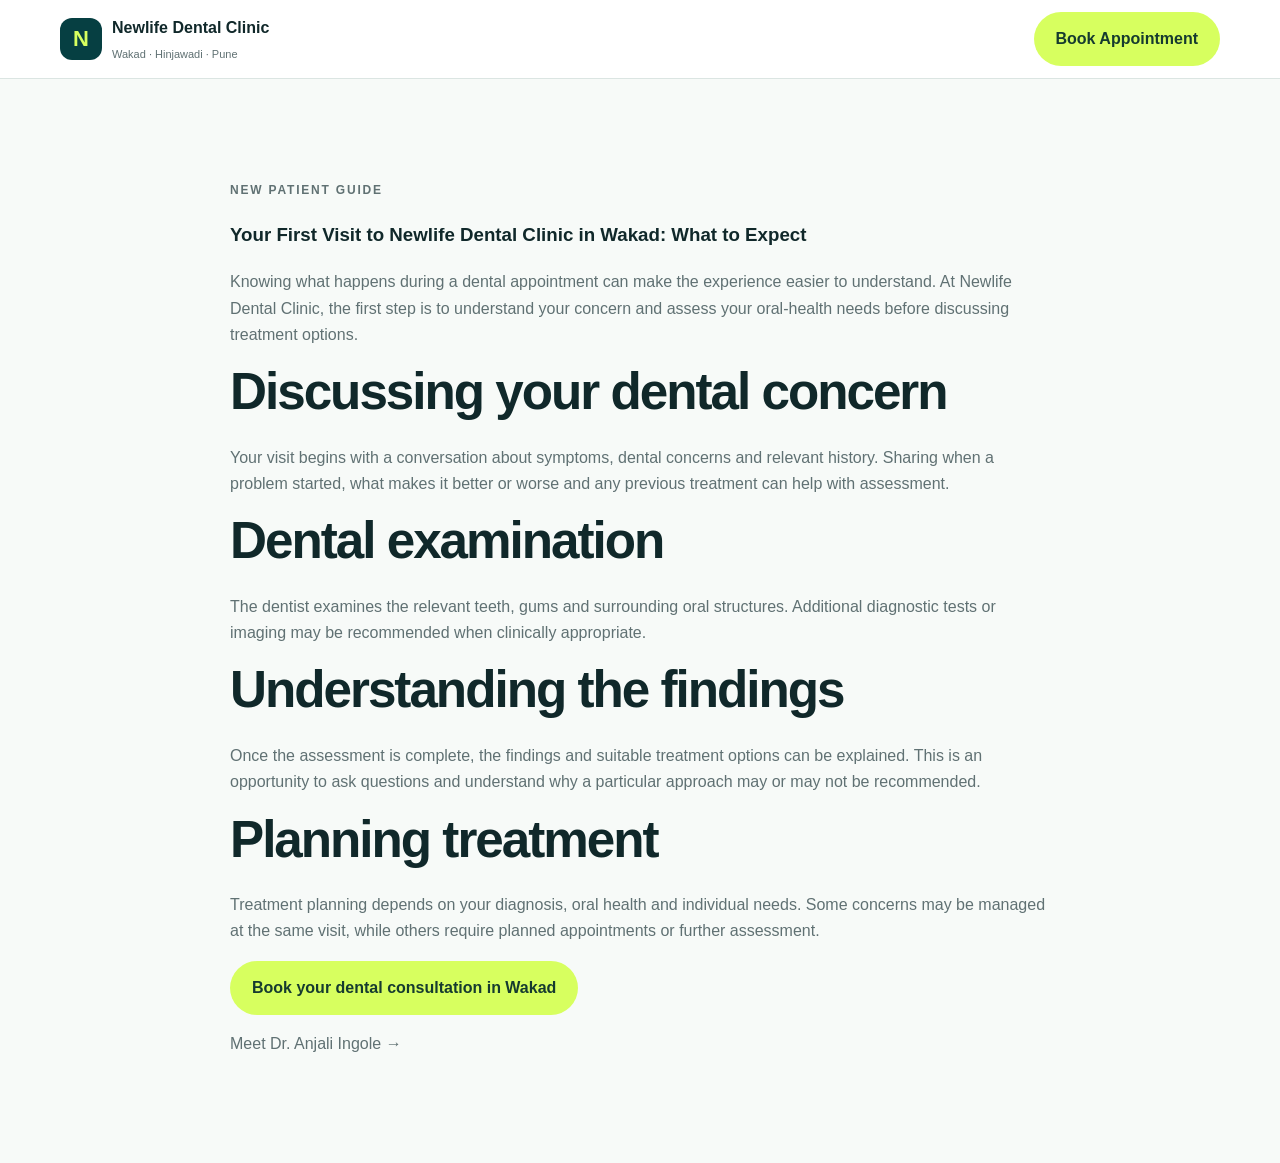
<file: first-dental-visit-newlife-wakad.html>
<!doctype html><html lang="en"><head><meta charset="utf-8"><meta name="viewport" content="width=device-width,initial-scale=1"><title>First Dental Visit in Wakad | Newlife Dental Clinic</title><meta name="description" content="Know what to expect at your first dental visit to Newlife Dental Clinic in Wakad, from discussing your concern to examination and treatment planning."><link rel="canonical" href="https://newlife-dental-clinic-website.vercel.app/first-dental-visit-newlife-wakad.html"><link rel="stylesheet" href="styles.css"></head><body><header class="site-header"><div class="container header-inner"><a class="brand" href="index.html"><span class="brand-mark">N</span><span><strong>Newlife Dental Clinic</strong><small>Wakad · Hinjawadi · Pune</small></span></a><a class="btn btn-primary" href="index.html#contact">Book Appointment</a></div></header><main><section class="section"><article class="container narrow"><p class="eyebrow">New patient guide</p><h1>Your First Visit to Newlife Dental Clinic in Wakad: What to Expect</h1><p>Knowing what happens during a dental appointment can make the experience easier to understand. At Newlife Dental Clinic, the first step is to understand your concern and assess your oral-health needs before discussing treatment options.</p><h2>Discussing your dental concern</h2><p>Your visit begins with a conversation about symptoms, dental concerns and relevant history. Sharing when a problem started, what makes it better or worse and any previous treatment can help with assessment.</p><h2>Dental examination</h2><p>The dentist examines the relevant teeth, gums and surrounding oral structures. Additional diagnostic tests or imaging may be recommended when clinically appropriate.</p><h2>Understanding the findings</h2><p>Once the assessment is complete, the findings and suitable treatment options can be explained. This is an opportunity to ask questions and understand why a particular approach may or may not be recommended.</p><h2>Planning treatment</h2><p>Treatment planning depends on your diagnosis, oral health and individual needs. Some concerns may be managed at the same visit, while others require planned appointments or further assessment.</p><p><a class="btn btn-primary" href="index.html#contact">Book your dental consultation in Wakad</a></p><p><a href="dr-anjali-ingole-dentist-wakad.html">Meet Dr. Anjali Ingole →</a></p></article></section></main></body></html>
</file>
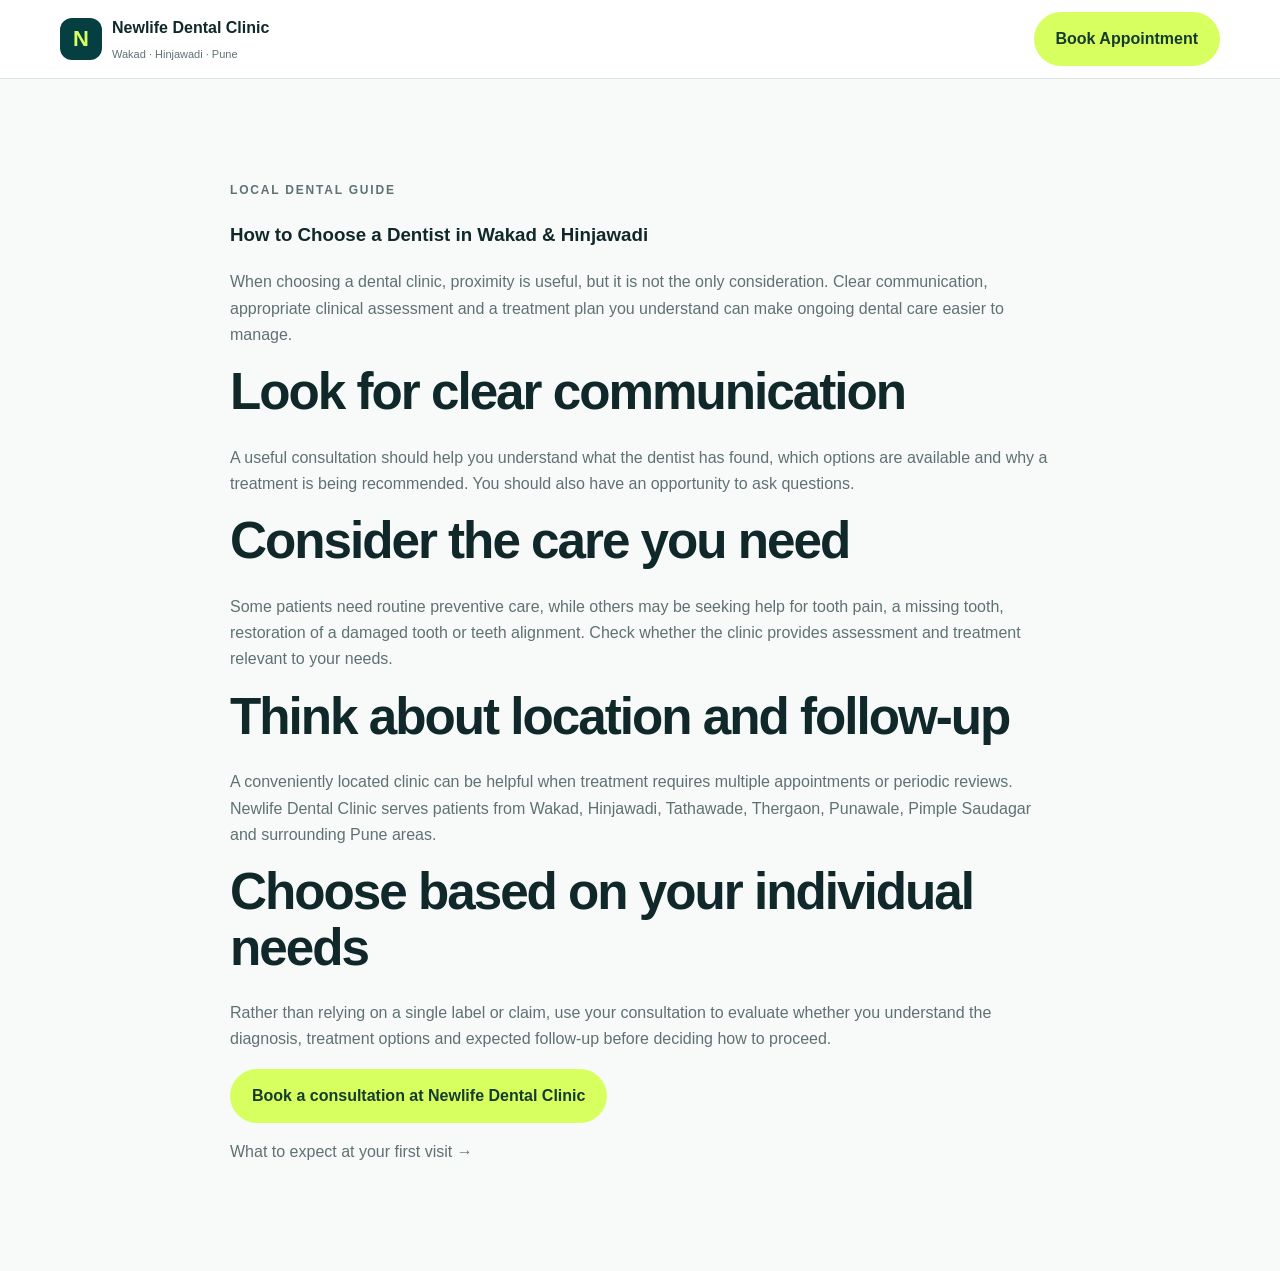
<file: how-to-choose-dentist-wakad-hinjawadi.html>
<!doctype html><html lang="en"><head><meta charset="utf-8"><meta name="viewport" content="width=device-width,initial-scale=1"><title>How to Choose a Dentist in Wakad & Hinjawadi | Patient Guide</title><meta name="description" content="Looking for a dentist in Wakad or Hinjawadi? Consider communication, clinical assessment, hygiene, treatment options and convenient follow-up care."><link rel="stylesheet" href="styles.css"></head><body><header class="site-header"><div class="container header-inner"><a class="brand" href="index.html"><span class="brand-mark">N</span><span><strong>Newlife Dental Clinic</strong><small>Wakad · Hinjawadi · Pune</small></span></a><a class="btn btn-primary" href="index.html#contact">Book Appointment</a></div></header><main><section class="section"><article class="container narrow"><p class="eyebrow">Local dental guide</p><h1>How to Choose a Dentist in Wakad & Hinjawadi</h1><p>When choosing a dental clinic, proximity is useful, but it is not the only consideration. Clear communication, appropriate clinical assessment and a treatment plan you understand can make ongoing dental care easier to manage.</p><h2>Look for clear communication</h2><p>A useful consultation should help you understand what the dentist has found, which options are available and why a treatment is being recommended. You should also have an opportunity to ask questions.</p><h2>Consider the care you need</h2><p>Some patients need routine preventive care, while others may be seeking help for tooth pain, a missing tooth, restoration of a damaged tooth or teeth alignment. Check whether the clinic provides assessment and treatment relevant to your needs.</p><h2>Think about location and follow-up</h2><p>A conveniently located clinic can be helpful when treatment requires multiple appointments or periodic reviews. Newlife Dental Clinic serves patients from Wakad, Hinjawadi, Tathawade, Thergaon, Punawale, Pimple Saudagar and surrounding Pune areas.</p><h2>Choose based on your individual needs</h2><p>Rather than relying on a single label or claim, use your consultation to evaluate whether you understand the diagnosis, treatment options and expected follow-up before deciding how to proceed.</p><p><a class="btn btn-primary" href="index.html#contact">Book a consultation at Newlife Dental Clinic</a></p><p><a href="first-dental-visit-newlife-wakad.html">What to expect at your first visit →</a></p></article></section></main></body></html>
</file>
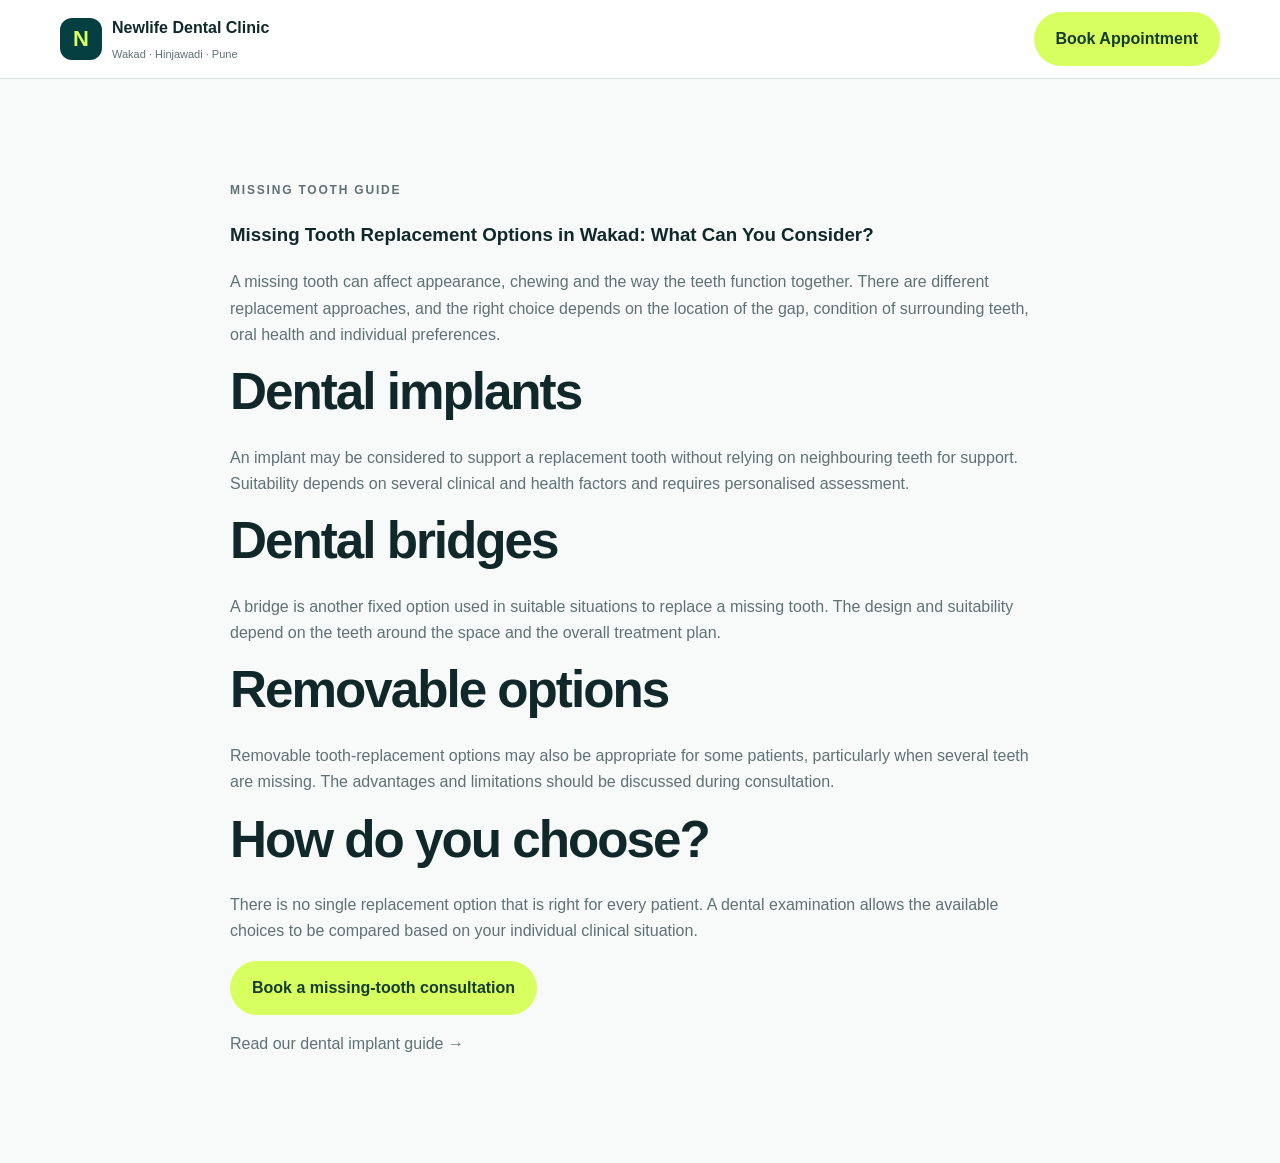
<file: missing-tooth-replacement-wakad.html>
<!doctype html><html lang="en"><head><meta charset="utf-8"><meta name="viewport" content="width=device-width,initial-scale=1"><title>Missing Tooth Replacement Options in Wakad | Dental Guide</title><meta name="description" content="Explore common missing tooth replacement options including implants and bridges and learn why personalised dental assessment matters."><link rel="stylesheet" href="styles.css"></head><body><header class="site-header"><div class="container header-inner"><a class="brand" href="index.html"><span class="brand-mark">N</span><span><strong>Newlife Dental Clinic</strong><small>Wakad · Hinjawadi · Pune</small></span></a><a class="btn btn-primary" href="index.html#contact">Book Appointment</a></div></header><main><section class="section"><article class="container narrow"><p class="eyebrow">Missing tooth guide</p><h1>Missing Tooth Replacement Options in Wakad: What Can You Consider?</h1><p>A missing tooth can affect appearance, chewing and the way the teeth function together. There are different replacement approaches, and the right choice depends on the location of the gap, condition of surrounding teeth, oral health and individual preferences.</p><h2>Dental implants</h2><p>An implant may be considered to support a replacement tooth without relying on neighbouring teeth for support. Suitability depends on several clinical and health factors and requires personalised assessment.</p><h2>Dental bridges</h2><p>A bridge is another fixed option used in suitable situations to replace a missing tooth. The design and suitability depend on the teeth around the space and the overall treatment plan.</p><h2>Removable options</h2><p>Removable tooth-replacement options may also be appropriate for some patients, particularly when several teeth are missing. The advantages and limitations should be discussed during consultation.</p><h2>How do you choose?</h2><p>There is no single replacement option that is right for every patient. A dental examination allows the available choices to be compared based on your individual clinical situation.</p><p><a class="btn btn-primary" href="index.html#contact">Book a missing-tooth consultation</a></p><p><a href="dental-implants-wakad.html">Read our dental implant guide →</a></p></article></section></main></body></html>
</file>
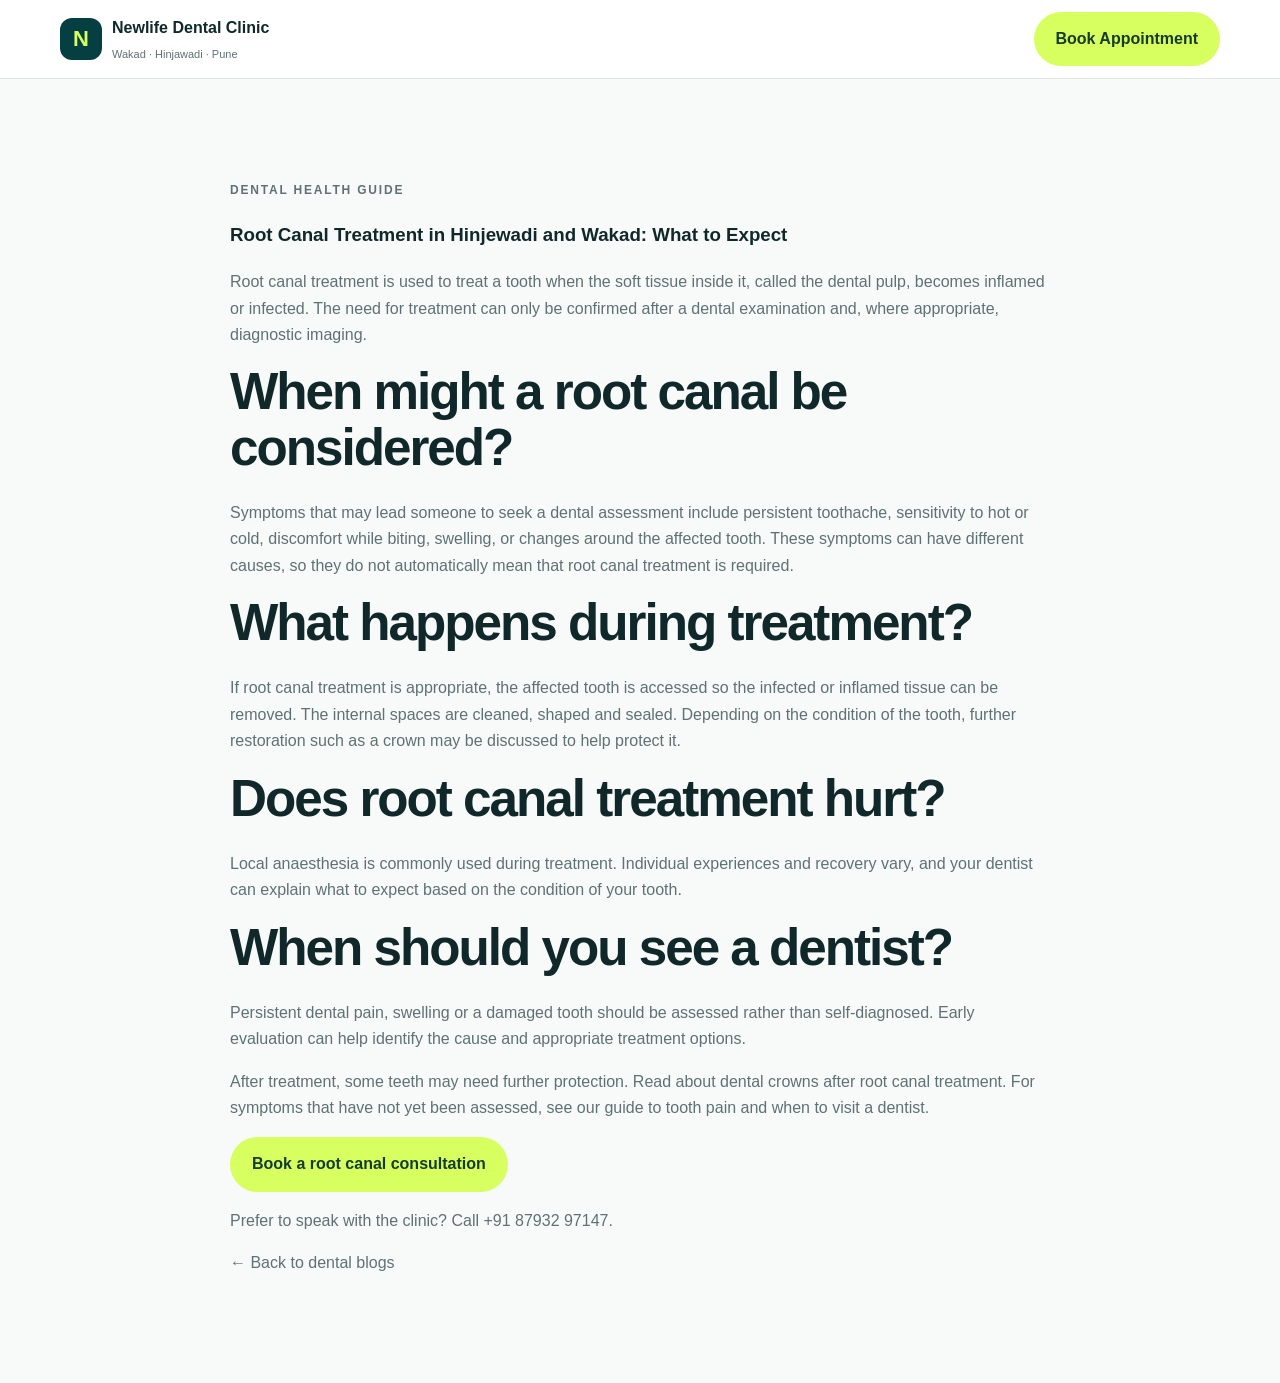
<file: root-canal-treatment-wakad.html>
<!doctype html><html lang="en"><head><meta charset="utf-8"><meta name="viewport" content="width=device-width,initial-scale=1"><title>Root Canal Treatment in Hinjewadi &amp; Wakad | Newlife</title><meta name="description" content="Explore root canal treatment options, symptoms and the procedure. Book a dental assessment at Newlife Dental Clinic in Hinjewadi, near Wakad."><link rel="stylesheet" href="styles.css"><link rel="canonical" href="https://newlife-dental-clinic-website.vercel.app/root-canal-treatment-wakad.html"></head><body><header class="site-header"><div class="container header-inner"><a class="brand" href="/"><span class="brand-mark">N</span><span><strong>Newlife Dental Clinic</strong><small>Wakad · Hinjawadi · Pune</small></span></a><a class="btn btn-primary" href="/#contact">Book Appointment</a></div></header><main><section class="section"><article class="container narrow"><p class="eyebrow">Dental health guide</p><h1>Root Canal Treatment in Hinjewadi and Wakad: What to Expect</h1><p>Root canal treatment is used to treat a tooth when the soft tissue inside it, called the dental pulp, becomes inflamed or infected. The need for treatment can only be confirmed after a dental examination and, where appropriate, diagnostic imaging.</p><h2>When might a root canal be considered?</h2><p>Symptoms that may lead someone to seek a dental assessment include persistent toothache, sensitivity to hot or cold, discomfort while biting, swelling, or changes around the affected tooth. These symptoms can have different causes, so they do not automatically mean that root canal treatment is required.</p><h2>What happens during treatment?</h2><p>If root canal treatment is appropriate, the affected tooth is accessed so the infected or inflamed tissue can be removed. The internal spaces are cleaned, shaped and sealed. Depending on the condition of the tooth, further restoration such as a crown may be discussed to help protect it.</p><h2>Does root canal treatment hurt?</h2><p>Local anaesthesia is commonly used during treatment. Individual experiences and recovery vary, and your dentist can explain what to expect based on the condition of your tooth.</p><h2>When should you see a dentist?</h2><p>Persistent dental pain, swelling or a damaged tooth should be assessed rather than self-diagnosed. Early evaluation can help identify the cause and appropriate treatment options.</p><p>After treatment, some teeth may need further protection. Read about <a href="dental-crown-after-root-canal-wakad.html">dental crowns after root canal treatment</a>. For symptoms that have not yet been assessed, see our guide to <a href="tooth-pain-dentist-wakad.html">tooth pain and when to visit a dentist</a>.</p><p><a class="btn btn-primary" href="/#contact">Book a root canal consultation</a></p><p>Prefer to speak with the clinic? <a href="tel:+918793297147">Call +91 87932 97147</a>.</p><p><a href="/#blogs">← Back to dental blogs</a></p></article></section></main></body></html>
</file>
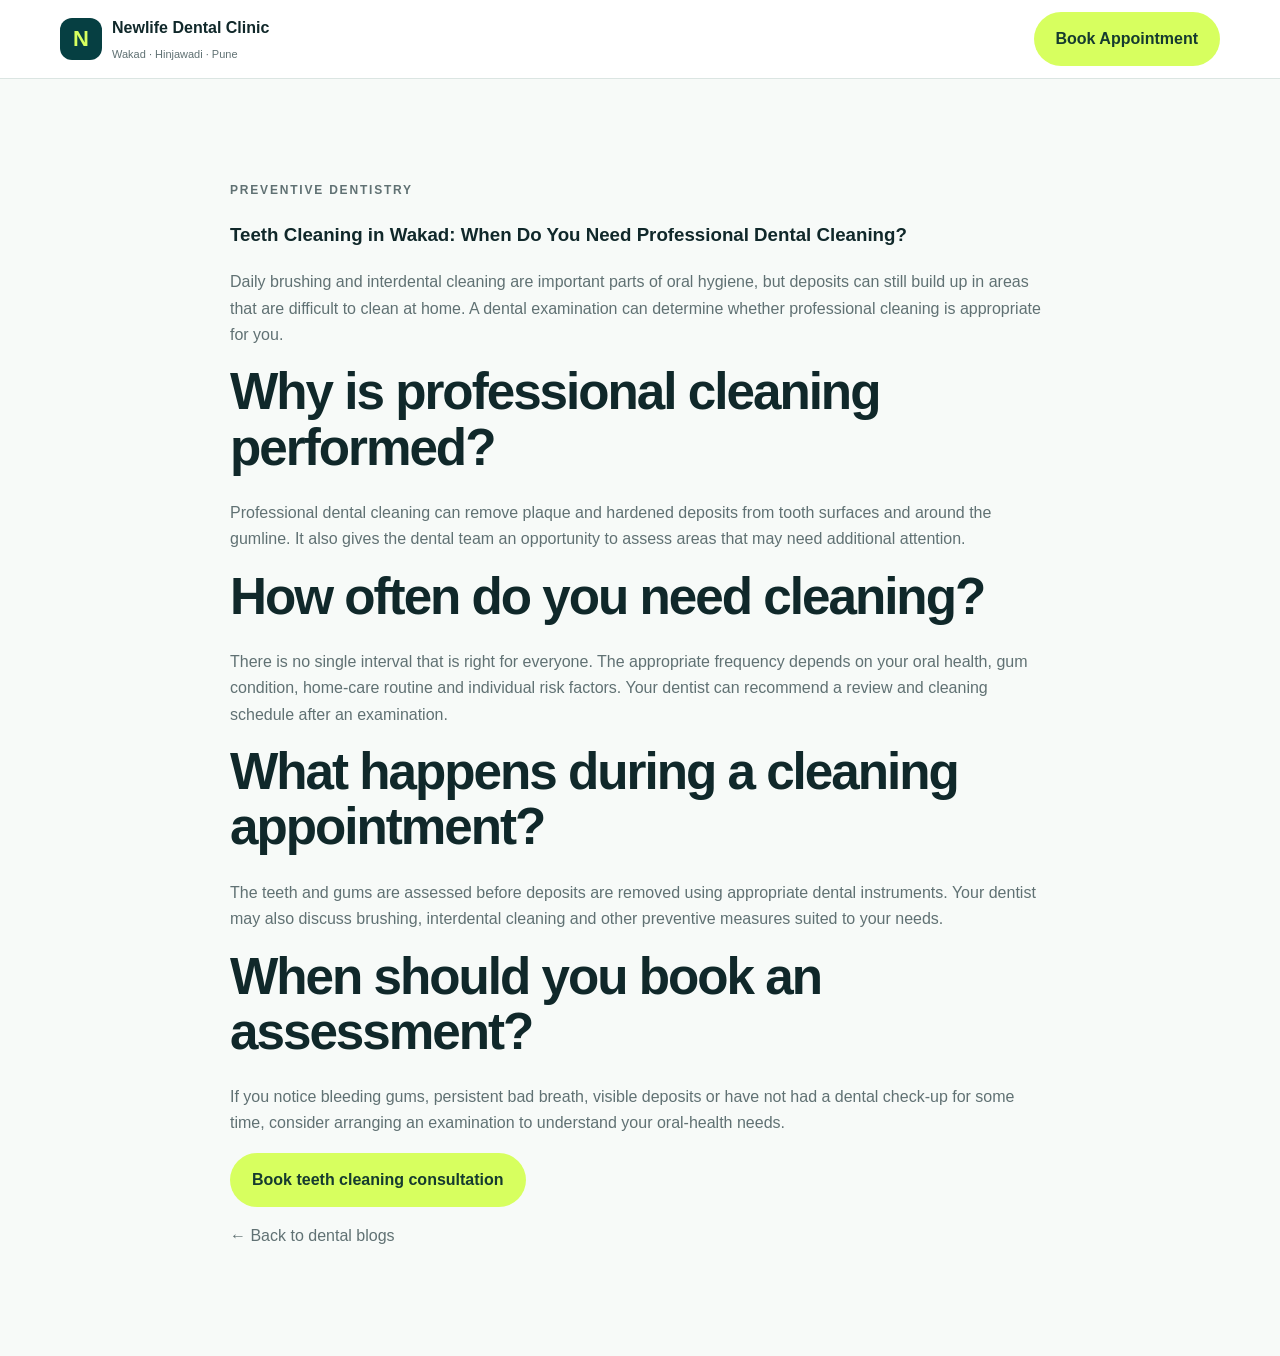
<file: teeth-cleaning-wakad.html>
<!doctype html><html lang="en"><head><meta charset="utf-8"><meta name="viewport" content="width=device-width,initial-scale=1"><title>Teeth Cleaning in Wakad | Newlife Dental Clinic</title><meta name="description" content="Learn when professional teeth cleaning may be recommended and how preventive dental care supports oral health at Newlife Dental Clinic, Wakad."><link rel="canonical" href="https://newlife-dental-clinic-website.vercel.app/teeth-cleaning-wakad.html"><link rel="stylesheet" href="styles.css"></head><body><header class="site-header"><div class="container header-inner"><a class="brand" href="index.html"><span class="brand-mark">N</span><span><strong>Newlife Dental Clinic</strong><small>Wakad · Hinjawadi · Pune</small></span></a><a class="btn btn-primary" href="index.html#contact">Book Appointment</a></div></header><main><section class="section"><article class="container narrow"><p class="eyebrow">Preventive dentistry</p><h1>Teeth Cleaning in Wakad: When Do You Need Professional Dental Cleaning?</h1><p>Daily brushing and interdental cleaning are important parts of oral hygiene, but deposits can still build up in areas that are difficult to clean at home. A dental examination can determine whether professional cleaning is appropriate for you.</p><h2>Why is professional cleaning performed?</h2><p>Professional dental cleaning can remove plaque and hardened deposits from tooth surfaces and around the gumline. It also gives the dental team an opportunity to assess areas that may need additional attention.</p><h2>How often do you need cleaning?</h2><p>There is no single interval that is right for everyone. The appropriate frequency depends on your oral health, gum condition, home-care routine and individual risk factors. Your dentist can recommend a review and cleaning schedule after an examination.</p><h2>What happens during a cleaning appointment?</h2><p>The teeth and gums are assessed before deposits are removed using appropriate dental instruments. Your dentist may also discuss brushing, interdental cleaning and other preventive measures suited to your needs.</p><h2>When should you book an assessment?</h2><p>If you notice bleeding gums, persistent bad breath, visible deposits or have not had a dental check-up for some time, consider arranging an examination to understand your oral-health needs.</p><p><a class="btn btn-primary" href="index.html#contact">Book teeth cleaning consultation</a></p><p><a href="index.html#blogs">← Back to dental blogs</a></p></article></section></main></body></html>
</file>
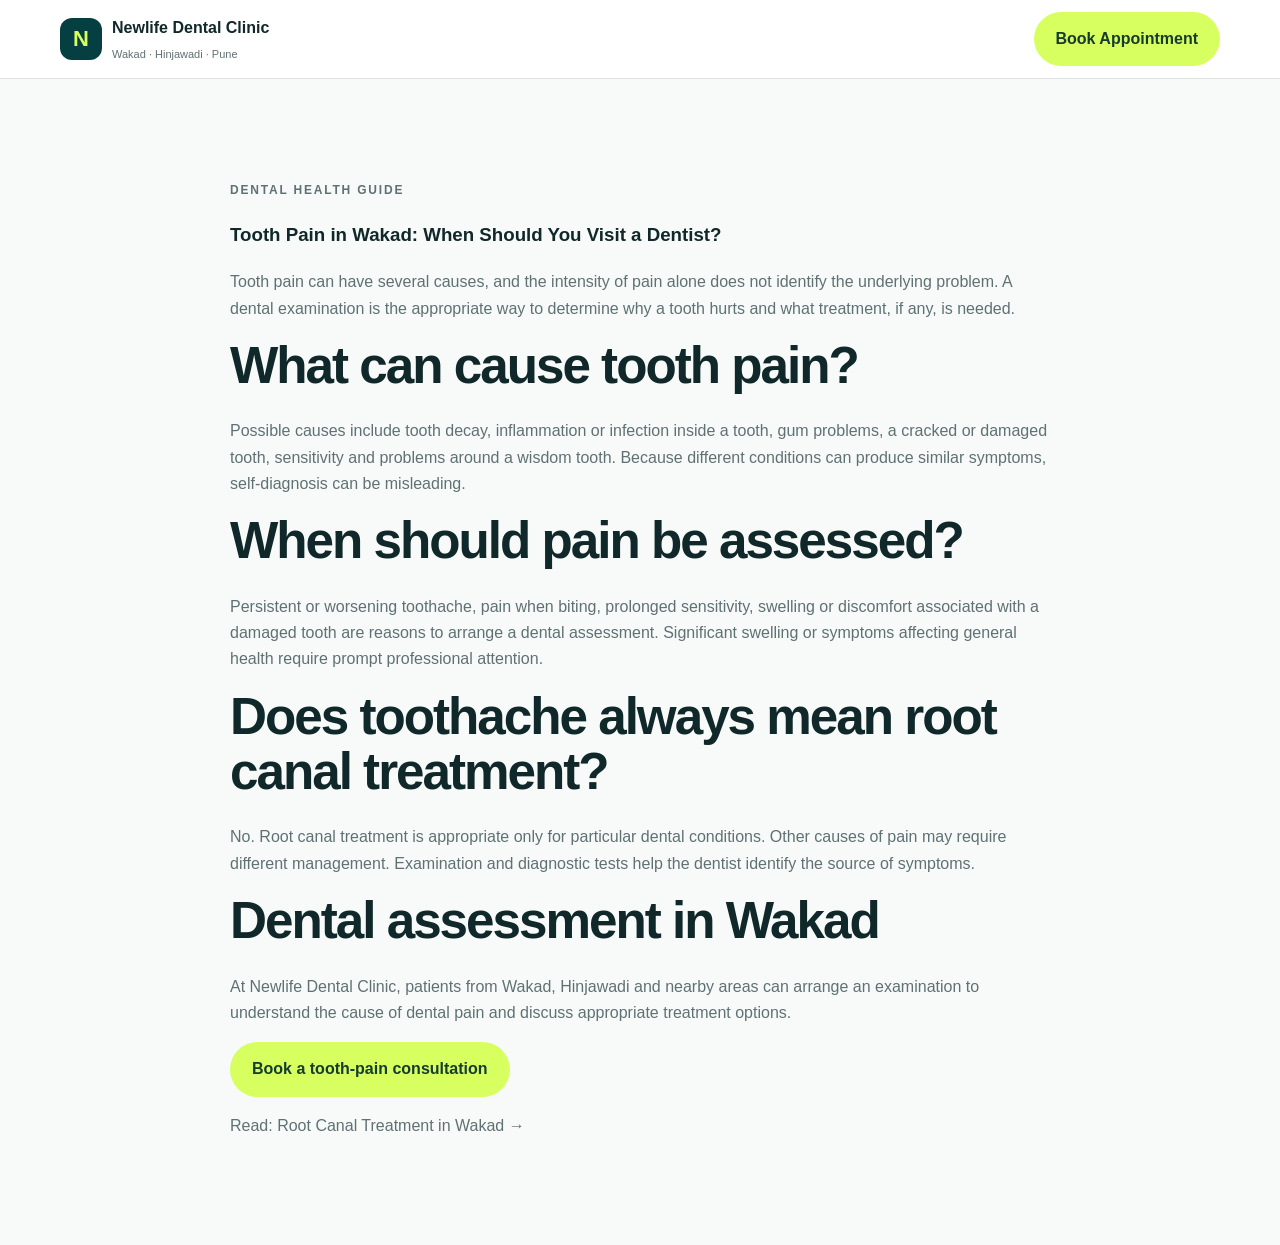
<file: tooth-pain-dentist-wakad.html>
<!doctype html><html lang="en"><head><meta charset="utf-8"><meta name="viewport" content="width=device-width,initial-scale=1"><title>Tooth Pain in Wakad | When to Visit a Dentist</title><meta name="description" content="Experiencing tooth pain in Wakad? Learn common reasons for toothache and when a dental assessment may be needed at Newlife Dental Clinic."><link rel="stylesheet" href="styles.css"></head><body><header class="site-header"><div class="container header-inner"><a class="brand" href="index.html"><span class="brand-mark">N</span><span><strong>Newlife Dental Clinic</strong><small>Wakad · Hinjawadi · Pune</small></span></a><a class="btn btn-primary" href="index.html#contact">Book Appointment</a></div></header><main><section class="section"><article class="container narrow"><p class="eyebrow">Dental health guide</p><h1>Tooth Pain in Wakad: When Should You Visit a Dentist?</h1><p>Tooth pain can have several causes, and the intensity of pain alone does not identify the underlying problem. A dental examination is the appropriate way to determine why a tooth hurts and what treatment, if any, is needed.</p><h2>What can cause tooth pain?</h2><p>Possible causes include tooth decay, inflammation or infection inside a tooth, gum problems, a cracked or damaged tooth, sensitivity and problems around a wisdom tooth. Because different conditions can produce similar symptoms, self-diagnosis can be misleading.</p><h2>When should pain be assessed?</h2><p>Persistent or worsening toothache, pain when biting, prolonged sensitivity, swelling or discomfort associated with a damaged tooth are reasons to arrange a dental assessment. Significant swelling or symptoms affecting general health require prompt professional attention.</p><h2>Does toothache always mean root canal treatment?</h2><p>No. Root canal treatment is appropriate only for particular dental conditions. Other causes of pain may require different management. Examination and diagnostic tests help the dentist identify the source of symptoms.</p><h2>Dental assessment in Wakad</h2><p>At Newlife Dental Clinic, patients from Wakad, Hinjawadi and nearby areas can arrange an examination to understand the cause of dental pain and discuss appropriate treatment options.</p><p><a class="btn btn-primary" href="index.html#contact">Book a tooth-pain consultation</a></p><p><a href="root-canal-treatment-wakad.html">Read: Root Canal Treatment in Wakad →</a></p></article></section></main></body></html>
</file>
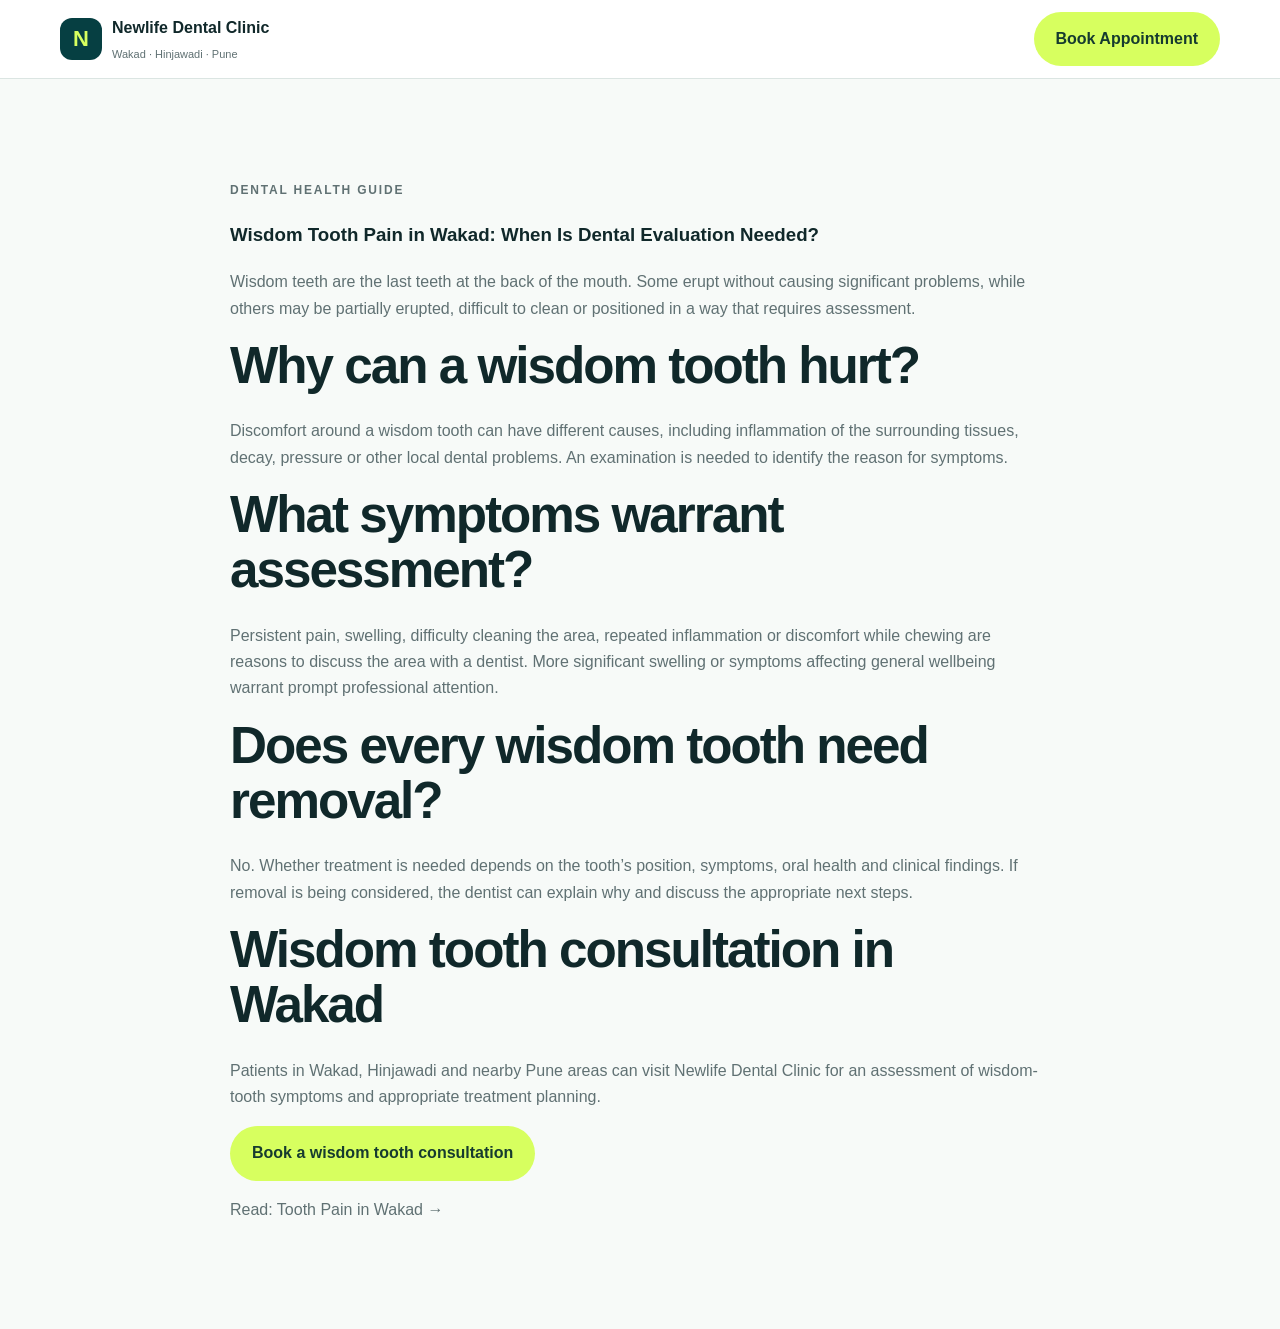
<file: wisdom-tooth-pain-wakad.html>
<!doctype html><html lang="en"><head><meta charset="utf-8"><meta name="viewport" content="width=device-width,initial-scale=1"><title>Wisdom Tooth Pain in Wakad | When to See a Dentist</title><meta name="description" content="Wisdom tooth pain in Wakad? Learn why wisdom teeth can cause discomfort and when a dental evaluation may be appropriate."><link rel="stylesheet" href="styles.css"></head><body><header class="site-header"><div class="container header-inner"><a class="brand" href="index.html"><span class="brand-mark">N</span><span><strong>Newlife Dental Clinic</strong><small>Wakad · Hinjawadi · Pune</small></span></a><a class="btn btn-primary" href="index.html#contact">Book Appointment</a></div></header><main><section class="section"><article class="container narrow"><p class="eyebrow">Dental health guide</p><h1>Wisdom Tooth Pain in Wakad: When Is Dental Evaluation Needed?</h1><p>Wisdom teeth are the last teeth at the back of the mouth. Some erupt without causing significant problems, while others may be partially erupted, difficult to clean or positioned in a way that requires assessment.</p><h2>Why can a wisdom tooth hurt?</h2><p>Discomfort around a wisdom tooth can have different causes, including inflammation of the surrounding tissues, decay, pressure or other local dental problems. An examination is needed to identify the reason for symptoms.</p><h2>What symptoms warrant assessment?</h2><p>Persistent pain, swelling, difficulty cleaning the area, repeated inflammation or discomfort while chewing are reasons to discuss the area with a dentist. More significant swelling or symptoms affecting general wellbeing warrant prompt professional attention.</p><h2>Does every wisdom tooth need removal?</h2><p>No. Whether treatment is needed depends on the tooth’s position, symptoms, oral health and clinical findings. If removal is being considered, the dentist can explain why and discuss the appropriate next steps.</p><h2>Wisdom tooth consultation in Wakad</h2><p>Patients in Wakad, Hinjawadi and nearby Pune areas can visit Newlife Dental Clinic for an assessment of wisdom-tooth symptoms and appropriate treatment planning.</p><p><a class="btn btn-primary" href="index.html#contact">Book a wisdom tooth consultation</a></p><p><a href="tooth-pain-dentist-wakad.html">Read: Tooth Pain in Wakad →</a></p></article></section></main></body></html>
</file>
<file: styles.css>
:root{--ink:#10282a;--teal:#063f42;--teal2:#0a5759;--lime:#d7ff5f;--paper:#f7faf8;--white:#fff;--muted:#607173;--line:#dbe5e2;--shadow:0 22px 70px rgba(7,50,52,.12);--radius:22px}*{box-sizing:border-box}html{scroll-behavior:smooth;scroll-padding-top:80px}body{margin:0;color:var(--ink);font:16px/1.65 Arial,sans-serif;background:var(--paper)}a{color:inherit;text-decoration:none}.container{width:min(1160px,calc(100% - 40px));margin:auto}.site-header{position:sticky;top:0;z-index:20;background:rgba(255,255,255,.96);border-bottom:1px solid var(--line)}.header-inner{min-height:78px;display:flex;align-items:center;gap:28px}.brand{display:flex;align-items:center;gap:10px;margin-right:auto}.brand-mark{width:42px;height:42px;border-radius:12px;background:var(--teal);color:var(--lime);display:grid;place-items:center;font-size:22px;font-weight:800}.brand-logo{width:46px;height:46px;object-fit:cover;border-radius:12px;display:block}.brand strong,.brand small{display:block}.brand small{font-size:11px;color:var(--muted);margin-top:3px}.site-nav{display:flex;gap:24px;font-size:14px;font-weight:700}.menu-btn{display:none}.btn{display:inline-flex;justify-content:center;align-items:center;padding:14px 22px;border-radius:999px;font-weight:700;border:0;cursor:pointer}.btn-primary{background:var(--lime);color:#163b2f}.btn-secondary{border:1px solid rgba(255,255,255,.55);color:white}.hero{background:var(--teal);color:white;padding:86px 0}.hero-grid,.split,.contact-grid{display:grid;grid-template-columns:1.05fr .95fr;gap:65px;align-items:center}.hero h1{font-size:clamp(2.8rem,5vw,4.8rem);line-height:1;letter-spacing:-3px;margin:10px 0 24px}.lead{font-size:18px;color:#dce9e8}.eyebrow{text-transform:uppercase;letter-spacing:1.8px;font-size:12px;font-weight:800;color:var(--teal2)}.hero .eyebrow,.contact-section .eyebrow{color:var(--lime)}.hero-actions{display:flex;gap:14px;margin:28px 0}.trust-row{display:flex;gap:18px;flex-wrap:wrap;font-size:13px;color:#c4d9d8}.hero-media img,.image-card img{width:100%;display:block;border-radius:var(--radius);box-shadow:var(--shadow)}.section{padding:90px 0}.section-alt{background:white}.section h2{font-size:clamp(2.2rem,4vw,3.7rem);line-height:1.08;letter-spacing:-2px;margin:8px 0 25px}.section p{color:var(--muted)}.reverse{grid-template-columns:.95fr 1.05fr}.cards{display:grid;grid-template-columns:repeat(3,1fr);gap:18px;margin-top:38px}.card{background:var(--paper);border:1px solid var(--line);border-radius:var(--radius);padding:28px;min-height:230px;display:flex;flex-direction:column}.card h3{font-size:22px;margin:0 0 10px}.card a{margin-top:auto;color:var(--teal2);font-weight:800}.quote-card{padding:32px;background:var(--paper);border-radius:var(--radius);border-left:5px solid var(--lime)}.narrow{max-width:820px}.narrow details{border-bottom:1px solid var(--line);padding:20px 0}.narrow summary{font-size:18px;font-weight:800;cursor:pointer}.contact-section{background:var(--teal);color:white}.contact-section p{color:#c4d9d8}.appointment-form{background:white;color:var(--ink);padding:30px;border-radius:var(--radius)}label{display:block;font-size:13px;font-weight:800;margin-bottom:16px}input,select,textarea{display:block;width:100%;padding:13px;margin-top:6px;border:1px solid #cddbd7;border-radius:9px;background:white}.appointment-form .btn{width:100%}.site-footer{background:#051f21;color:white;padding:50px 0 25px}.footer-inner{display:flex;justify-content:space-between;gap:30px}.footer-inner p,.footer-bottom{color:#8eabaa}.footer-inner>div:last-child{display:flex;gap:20px}.footer-bottom{border-top:1px solid rgba(255,255,255,.12);margin-top:30px;padding-top:20px}.mobile-bar{display:none}@media(max-width:850px){.site-nav,.header-cta{display:none}.menu-btn{display:block}.site-nav.open{display:flex;position:absolute;top:78px;left:0;right:0;background:white;flex-direction:column;padding:25px}.hero-grid,.split,.contact-grid,.reverse{grid-template-columns:1fr}.cards{grid-template-columns:1fr 1fr}.hero-media{order:-1}.hero{padding:55px 0}}@media(max-width:600px){body{padding-bottom:58px}.container{width:calc(100% - 28px)}.hero h1{font-size:3rem;letter-spacing:-2px}.cards{grid-template-columns:1fr}.section{padding:65px 0}.hero-actions{align-items:stretch;flex-direction:column}.footer-inner{display:block}.footer-inner>div:last-child{margin-top:20px;flex-direction:column;gap:8px}.mobile-bar{display:block;position:fixed;z-index:30;bottom:0;left:0;right:0;background:var(--lime);text-align:center;padding:16px;font-weight:800}}
</file>
